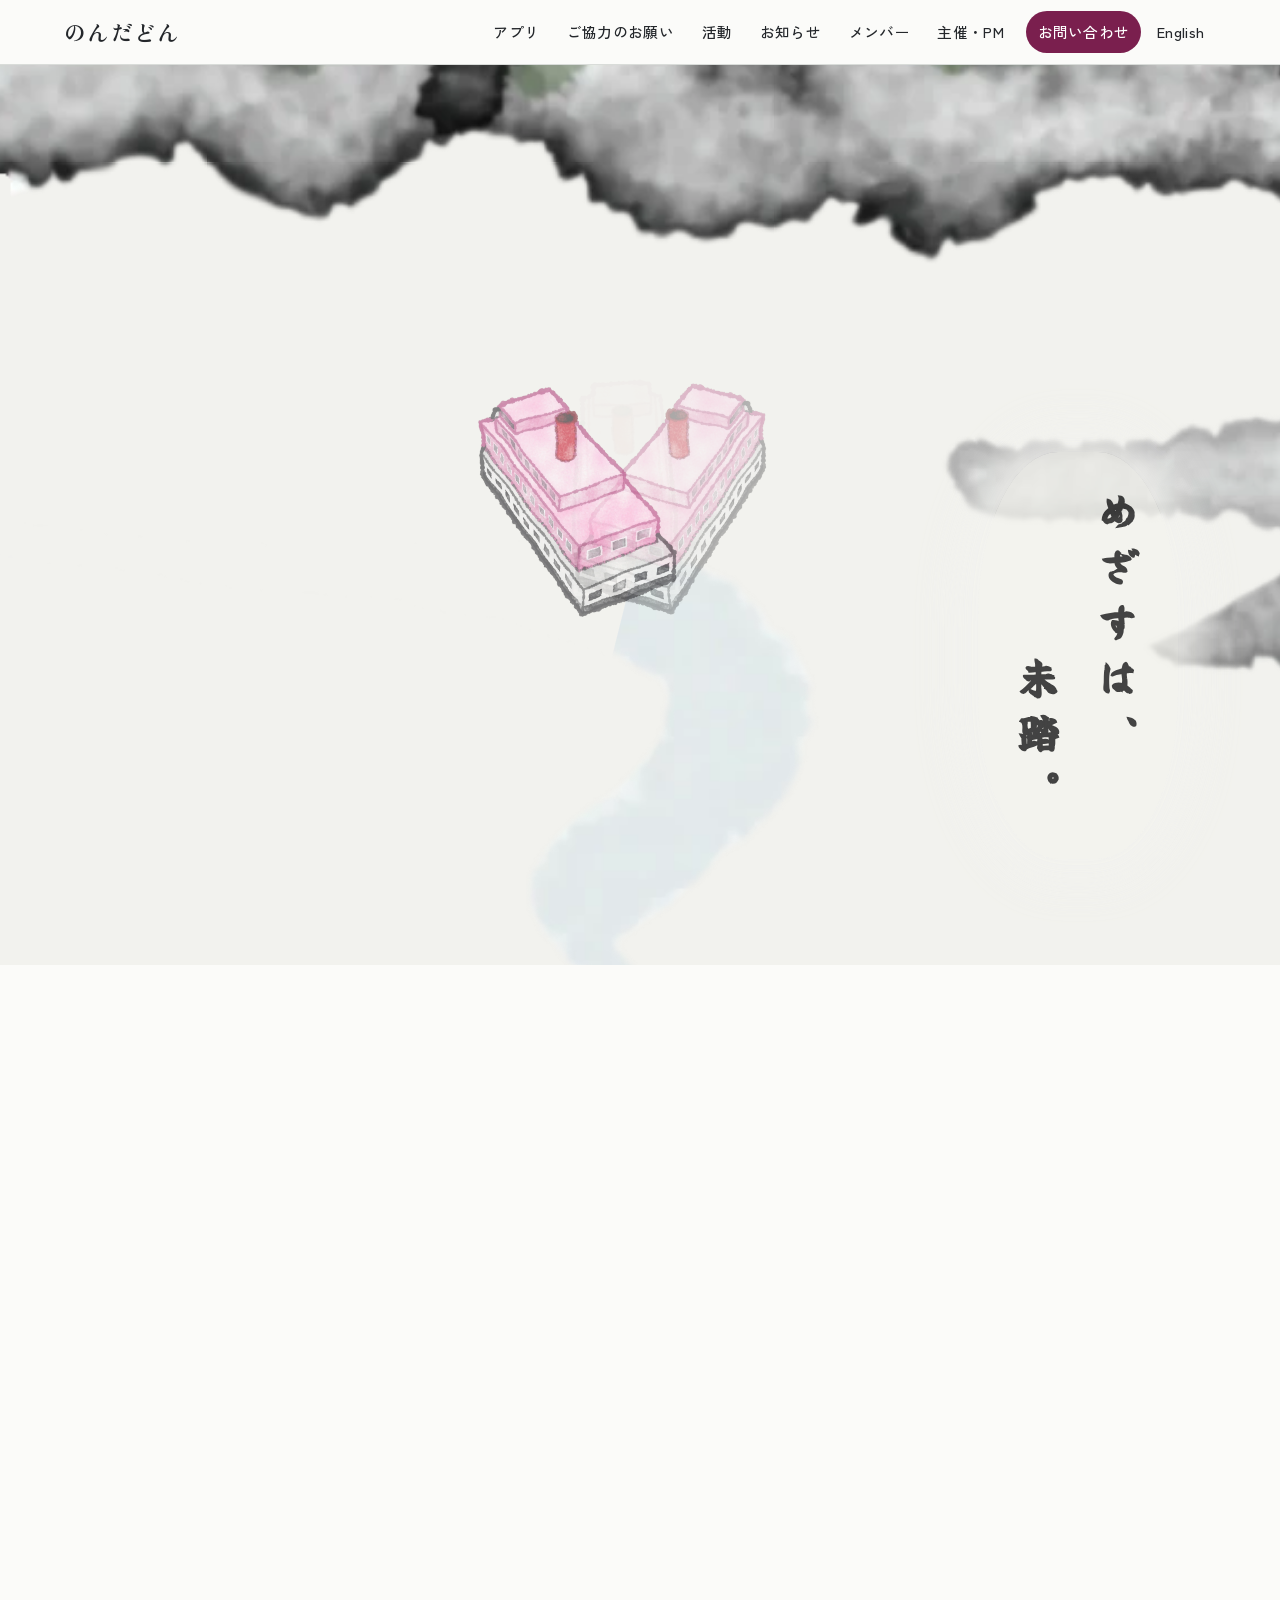
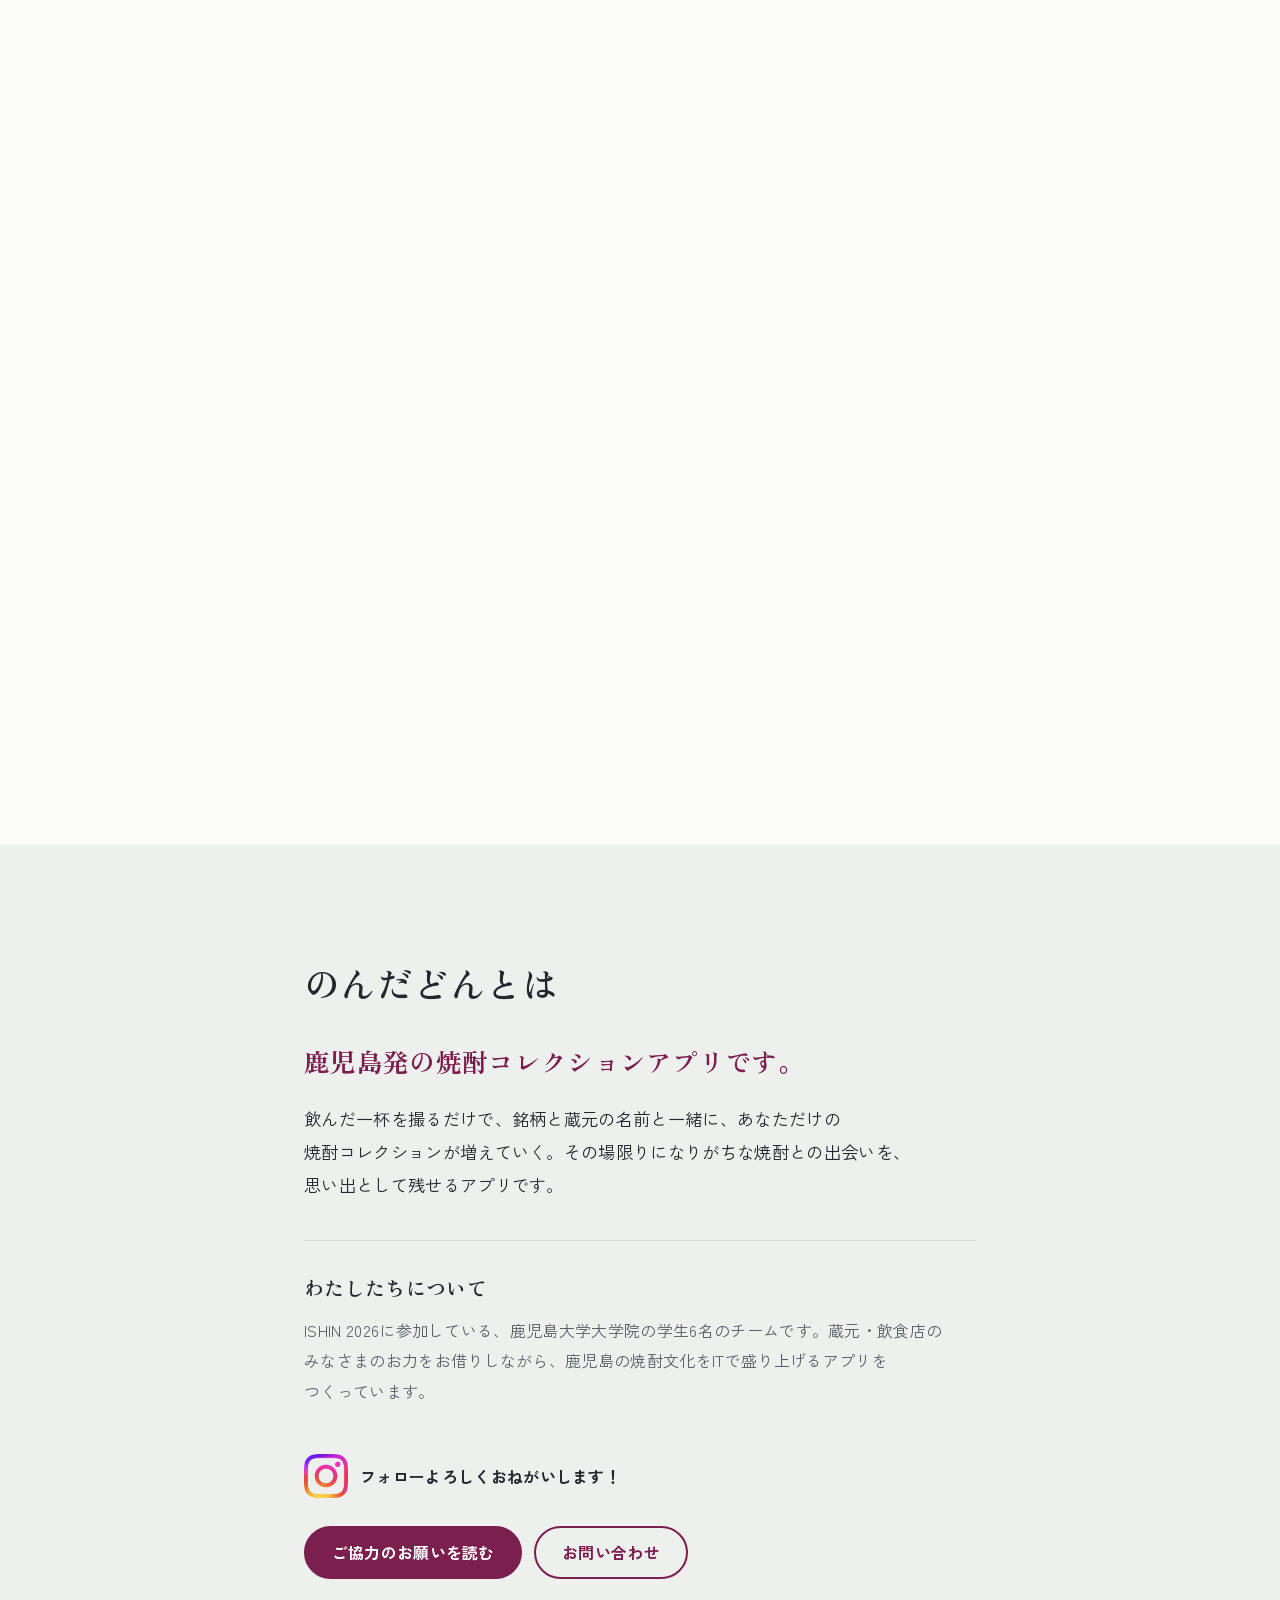
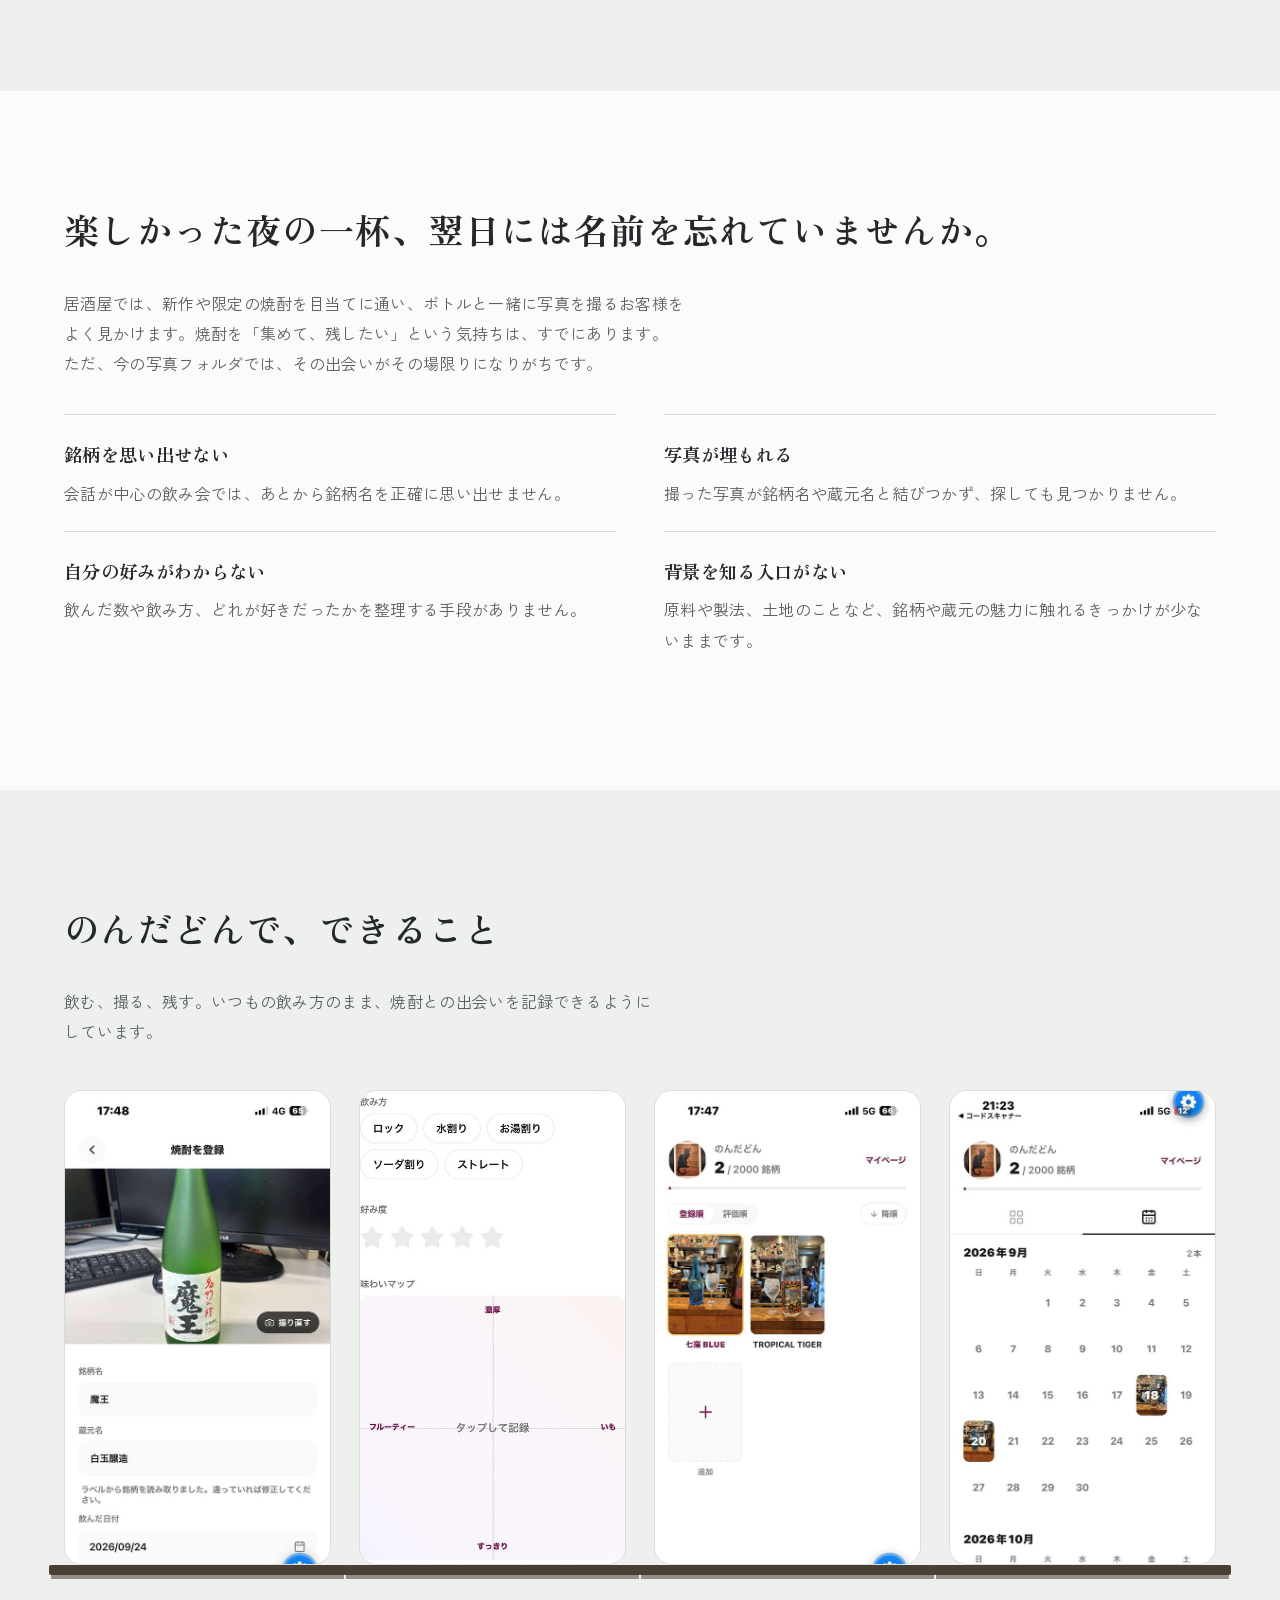
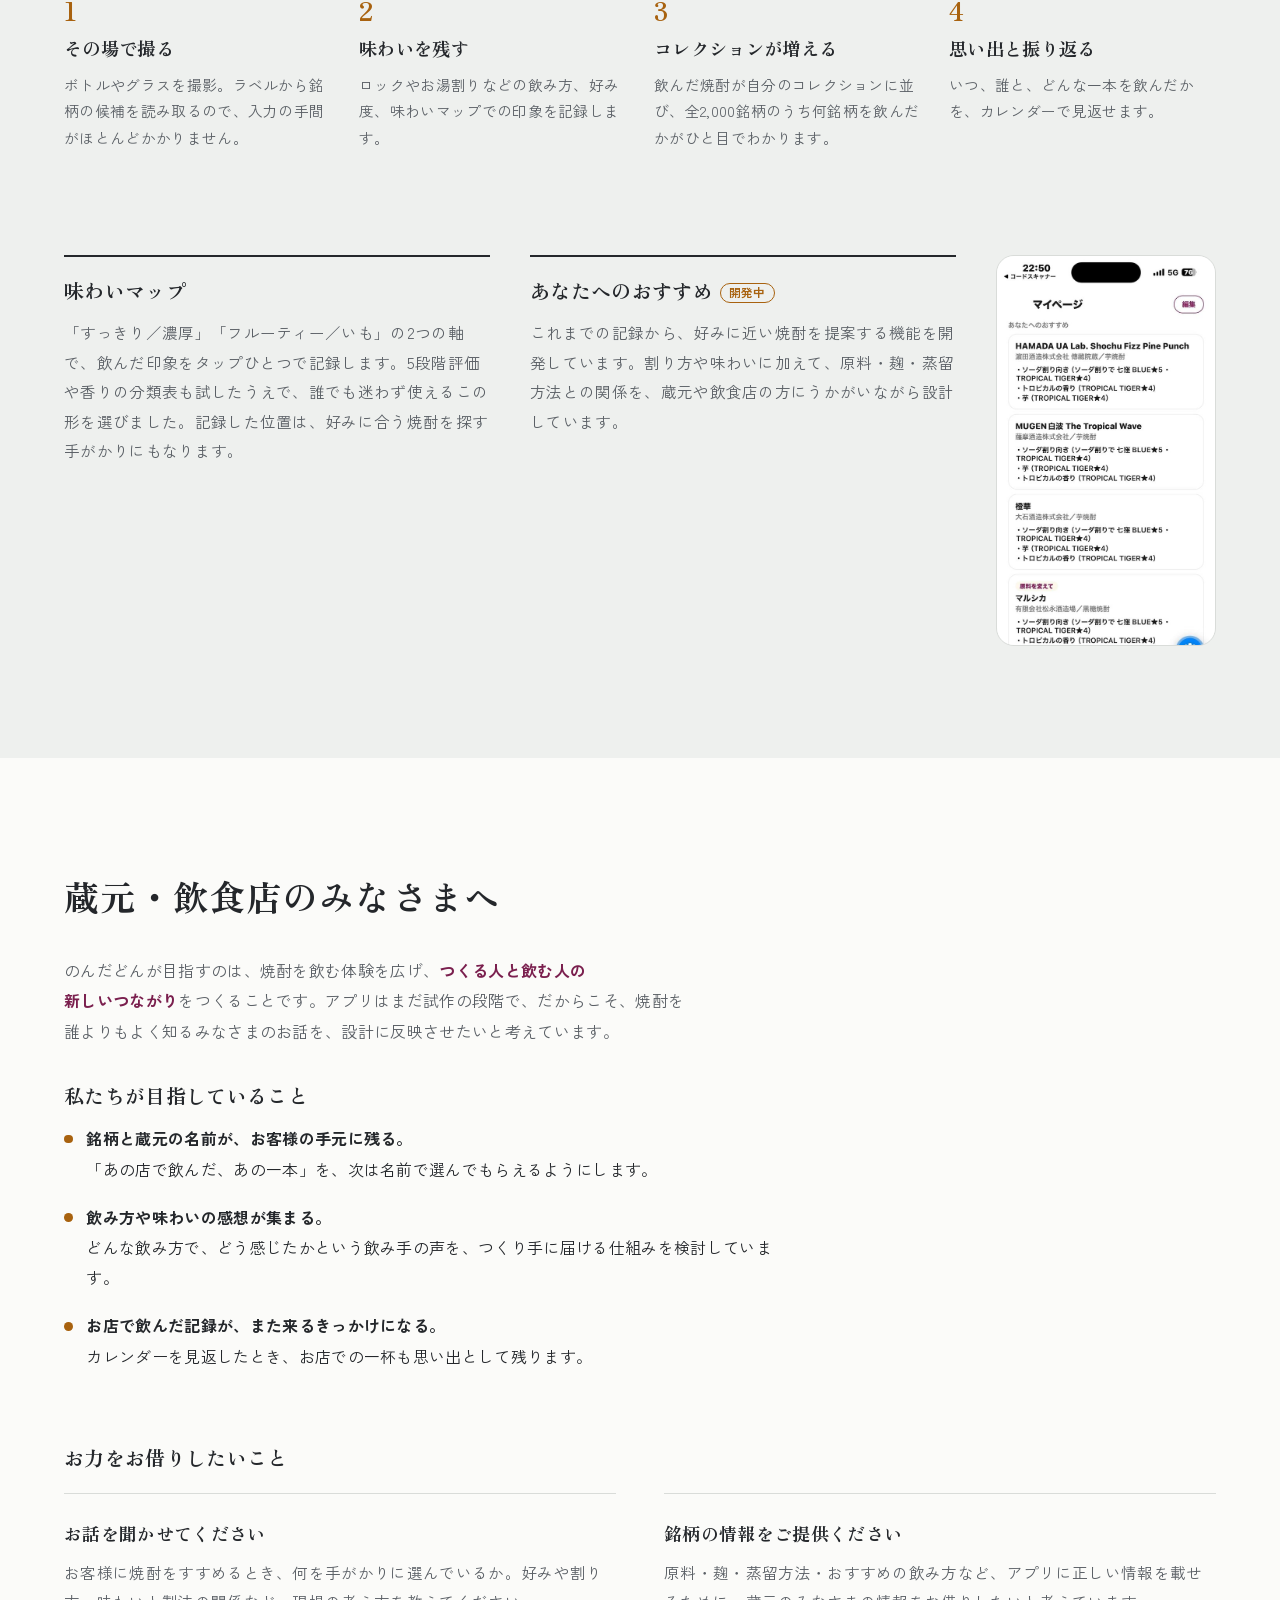
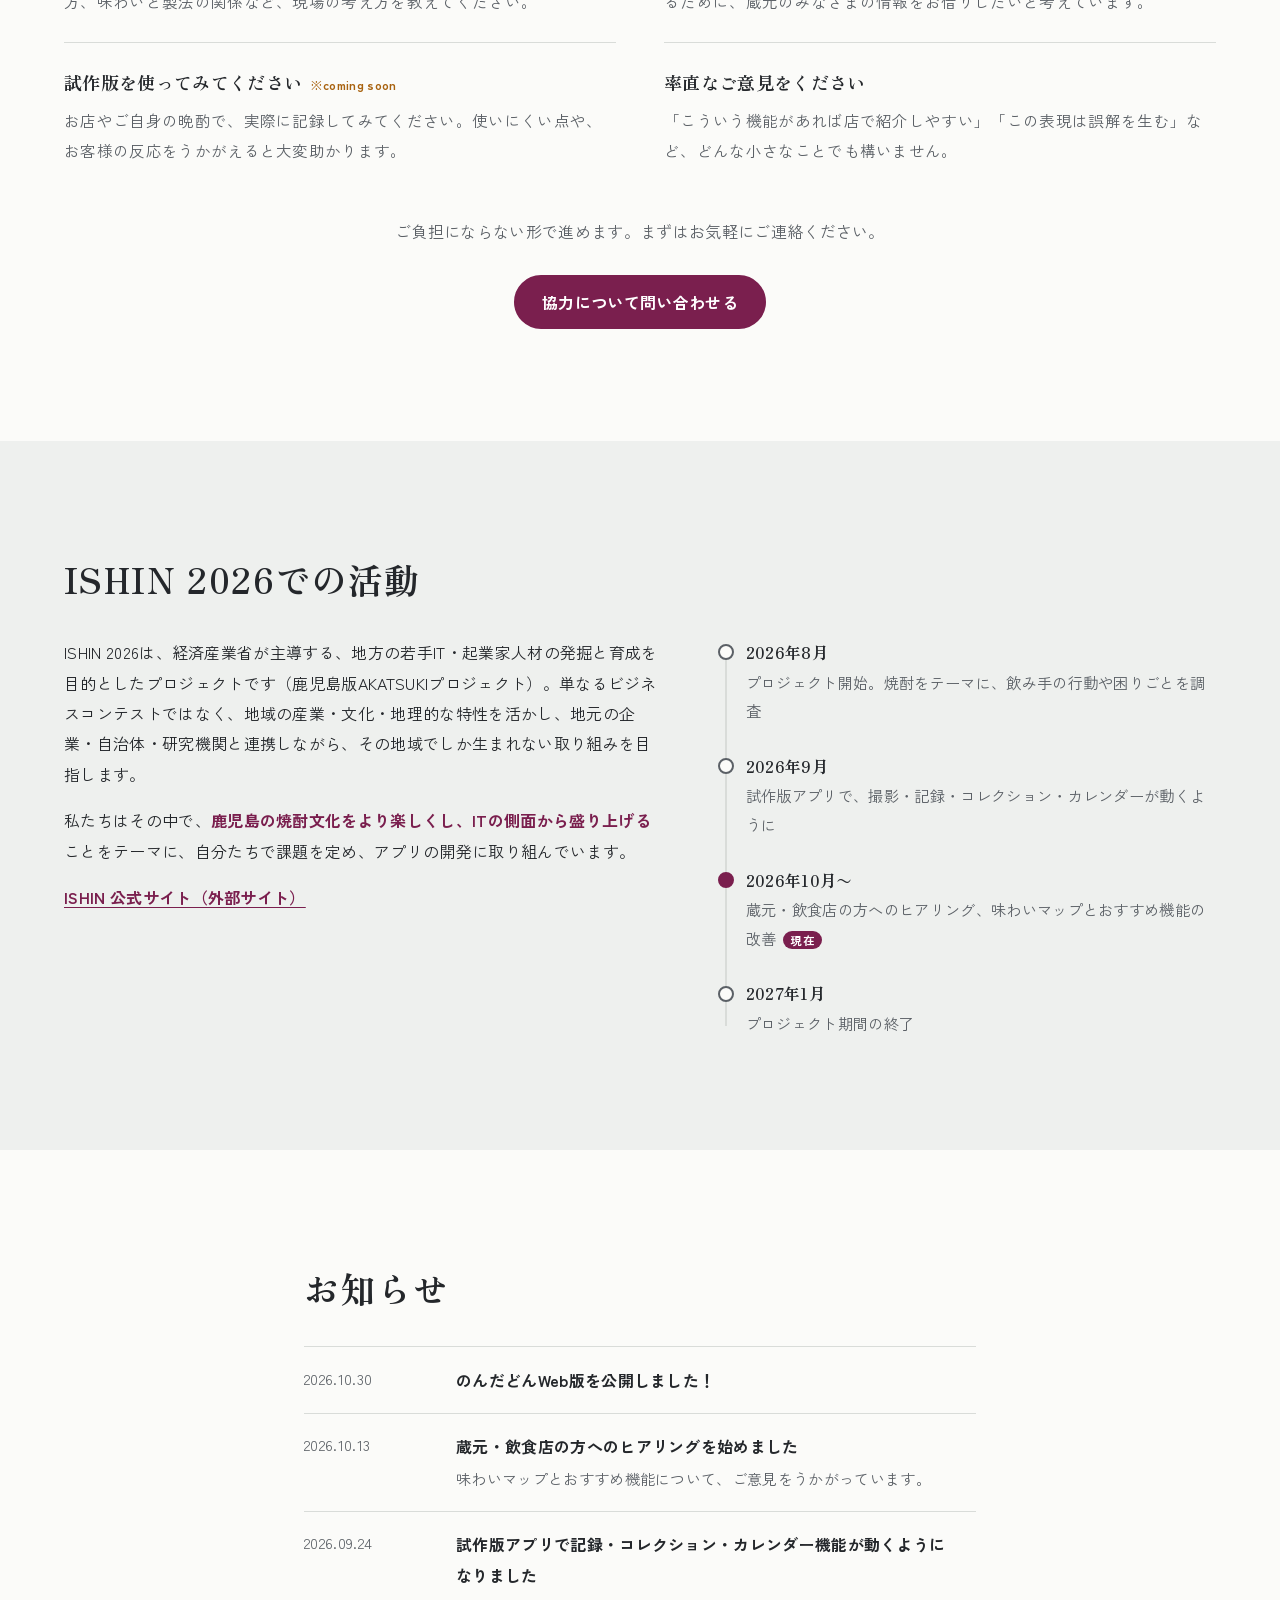
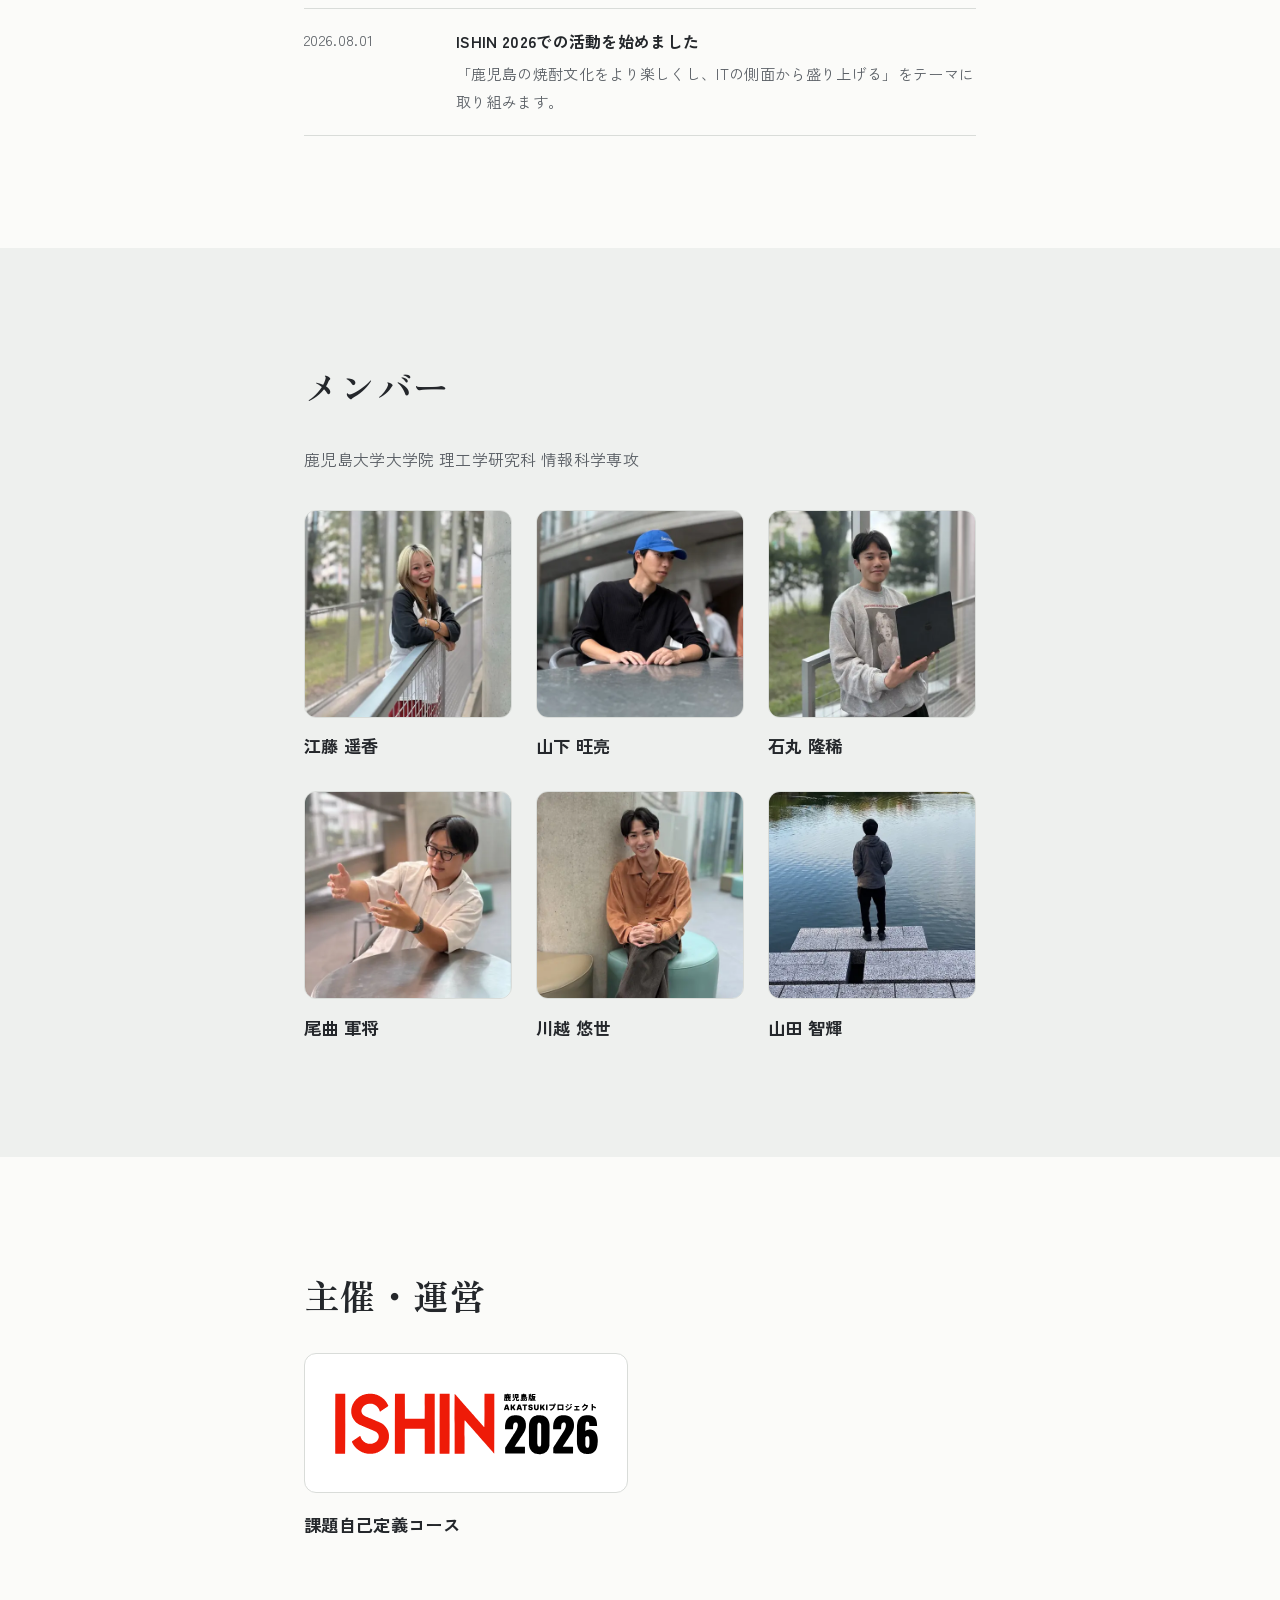
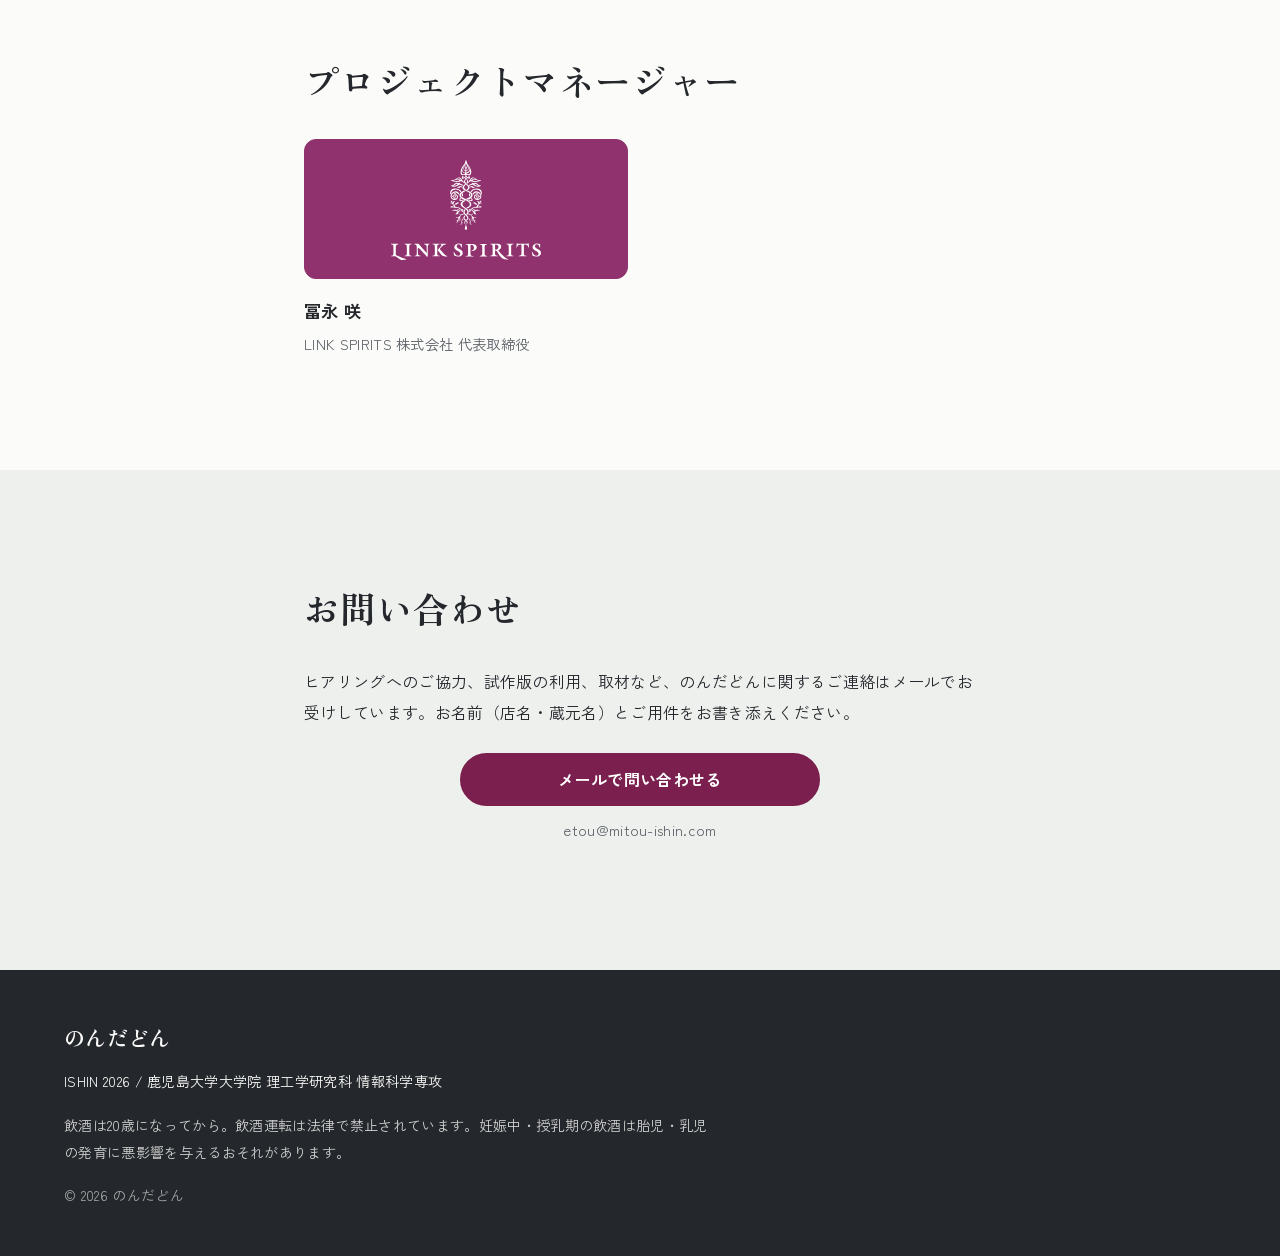
<file: index.html>
<!DOCTYPE html>
<html lang="ja">
<head>
  <meta charset="UTF-8">
  <meta name="viewport" content="width=device-width, initial-scale=1, viewport-fit=cover">
  <title>のんだどん｜鹿児島発の焼酎コレクションアプリ</title>
  <meta name="description" content="焼酎の出会いをもっと楽しくする、鹿児島発の焼酎コレクションアプリ「のんだどん」。ISHIN 2026で鹿児島大学大学院の学生チームが開発しています。蔵元・飲食店のみなさまへのご協力のお願いも掲載しています。">
  <meta property="og:title" content="のんだどん｜鹿児島発の焼酎コレクションアプリ">
  <meta property="og:description" content="焼酎の出会いを、もっと楽しく。ISHIN 2026で開発中の焼酎コレクションアプリです。">
  <meta property="og:type" content="website">
  <meta property="og:url" content="https://shigedora.github.io/nondadon-website/">
  <meta property="og:image" content="https://shigedora.github.io/nondadon-website/images/hero-glass.png">
  <link rel="alternate" hreflang="ja" href="https://shigedora.github.io/nondadon-website/">
  <link rel="alternate" hreflang="en" href="https://shigedora.github.io/nondadon-website/en/">
  <link rel="icon" href="data:image/svg+xml,<svg xmlns='http://www.w3.org/2000/svg' viewBox='0 0 100 100'><text y='.9em' font-size='90'>🥃</text></svg>">
  <link rel="preconnect" href="https://fonts.googleapis.com">
  <link rel="preconnect" href="https://fonts.gstatic.com" crossorigin>
  <link href="https://fonts.googleapis.com/css2?family=Zen+Kaku+Gothic+New:wght@400;500;700&family=Zen+Old+Mincho:wght@600;700;900&family=Shippori+Mincho:wght@500;700&family=Yuji+Syuku&display=swap" rel="stylesheet">
  <link rel="stylesheet" href="css/style.css">
  <link rel="stylesheet" href="css/ship-scene.css">
</head>
<body>

<a class="skip" href="#main">本文へ移動</a>

<header class="site-header">
  <div class="header-inner">
    <a class="brand" href="#top">のんだどん</a>
    <button class="nav-toggle" type="button" aria-expanded="false" aria-controls="site-nav" aria-label="メニューを開く"><span class="nav-toggle__bars" aria-hidden="true"></span></button>
    <nav id="site-nav" class="site-nav" aria-label="ページ内メニュー">
      <a href="#app">アプリ</a>
      <a href="#partners">ご協力のお願い</a>
      <a href="#project">活動</a>
      <a href="#news">お知らせ</a>
      <a href="#members">メンバー</a>
      <a href="#organizer">主催・PM</a>
      <a class="nav-contact" href="#contact">お問い合わせ</a>
      <a class="nav-lang" href="en/" lang="en" hreflang="en">English</a>
    </nav>
  </div>
</header>

<main id="main">

  <!-- ===== オープニング：グラスの中の桜島（js/ship-scene.js でスクロール連動） ===== -->
  <section class="ship-scene" id="top" aria-label="ピンクの船が航跡をたどって桜島へ向かい、グラス全体が見えるまでカメラが引いていくアニメーション">
    <div class="ship-scene__stage">

      <!-- グラスと山（船と航跡を抜いた絵） -->
      <img class="ship-scene__art" src="images/glass_base.webp" width="3162" height="3162"
           alt="墨絵のグラスの中に、噴煙をあげる桜島と、航跡を残して山へ向かうピンクの小さな船が描かれたイラスト">

      <!-- 航跡と船 -->
      <svg class="ship-scene__fx" preserveAspectRatio="none" viewBox="1000 1800 800 600" aria-hidden="true">
        <defs>
          <mask id="ship-scene-wake-mask" maskUnits="userSpaceOnUse" x="1000" y="1780" width="760" height="560">
            <!-- 船が進む道筋（＝航跡の中心線） -->
            <path class="ship-scene__route" fill="none" stroke="#fff" stroke-width="84"
                  stroke-linecap="butt" stroke-linejoin="round"
                  d="M1661 2262 L1650 2251 L1642 2243 L1633 2234 L1626 2224 L1620 2213 L1616 2202 L1611 2191 L1604 2180 L1596 2172 L1585 2166 L1573 2162 L1561 2160 L1549 2158 L1537 2157 L1525 2156 L1513 2155 L1500 2155 L1488 2154 L1476 2152 L1465 2147 L1455 2141 L1447 2132 L1442 2120 L1441 2108 L1448 2098 L1458 2090 L1467 2083 L1476 2075 L1485 2066 L1493 2057 L1499 2046 L1503 2035 L1503 2022 L1500 2011 L1496 1999 L1489 1989 L1479 1982 L1468 1977 L1456 1974 L1444 1972 L1432 1969 L1420 1966 L1408 1965 L1396 1964 L1384 1963 L1372 1962 L1359 1962 L1347 1962 L1335 1961 L1323 1961 L1311 1961 L1298 1960 L1286 1959 L1274 1958 L1262 1956 L1250 1955 L1238 1953 L1225 1952 L1213 1951 L1201 1949 L1189 1948 L1177 1946 L1165 1945 L1153 1943 L1141 1941 L1129 1937 L1118 1933 L1107 1926 L1099 1918 L1095 1906 L1096 1894 L1101 1883 L1109 1874 L1119 1867 L1132 1860"/>
          </mask>
        </defs>
        <image href="images/wake.webp" x="1080" y="1848" width="600" height="432" mask="url(#ship-scene-wake-mask)"/>
        <g class="ship-scene__ship">
          <g data-view="right"><image href="images/ship_rear-right.webp" x="-21.60" y="-87.30" width="80.28" height="94.26"/></g>
          <g data-view="left" transform="scale(-1 1)"><image href="images/ship_rear-right.webp" x="-21.60" y="-87.30" width="80.28" height="94.26"/></g>
          <g data-view="back"><image href="images/ship_rear.webp" x="-24.68" y="-90.02" width="49.37" height="93.90"/></g>
        </g>
      </svg>

      <!-- ことば（不要なら <p> ごと消してOK） -->
      <p class="ship-scene__line ship-scene__line--1">デジタルで、<br>　　焼酎を広げる。</p>
      <p class="ship-scene__line ship-scene__line--2">めざすは、<br>　　　未踏。</p>
      <p class="ship-scene__line ship-scene__line--3">焼酎の出会いを、<br>　　　もっと楽しく。</p>
      <!-- 最後にグラス全体が映ったとき、グラスの左（スマホは上）に出す名前 -->
      <p class="ship-scene__brand"><span>のんだどん</span></p>

      <div class="ship-scene__hint"><span>スクロール</span><i></i></div>
    </div>
  </section>

  <!-- ===== のんだどんとは（トップ＋わたしたちについて） ===== -->
  <section class="intro" id="about">
    <div class="wrap narrow">
      <h1 class="h-sec">のんだどんとは</h1>
      <p class="intro-catch">鹿児島発の焼酎コレクションアプリです。</p>
      <p class="intro-lead">飲んだ一杯を撮るだけで、銘柄と蔵元の名前と一緒に、あなただけの焼酎コレクションが増えていく。その場限りになりがちな焼酎との出会いを、思い出として残せるアプリです。</p>

      <div class="intro-us">
        <h2 class="h-sub">わたしたちについて</h2>
        <p>ISHIN 2026に参加している、鹿児島大学大学院の学生6名のチームです。蔵元・飲食店のみなさまのお力をお借りしながら、鹿児島の焼酎文化をITで盛り上げるアプリをつくっています。</p>
      </div>

      <a class="insta" href="https://www.instagram.com/nondadon__official?vrfl=MWdzbnF6OHYyeHBmag==" target="_blank" rel="noopener">
        <img src="images/instagram-icon.png" width="44" height="44" alt="Instagram">
        <span>フォローよろしくおねがいします！</span>
      </a>

      <div class="intro-actions">
        <a class="btn btn-primary" href="#partners">ご協力のお願いを読む</a>
        <a class="btn btn-ghost" href="#contact">お問い合わせ</a>
      </div>
    </div>
  </section>

  <!-- ===== なぜつくるのか ===== -->
  <section class="why" id="why">
    <div class="wrap">
      <h2 class="h-sec">楽しかった夜の一杯、<br class="sp">翌日には名前を忘れていませんか。</h2>
      <p class="sec-lead">居酒屋では、新作や限定の焼酎を目当てに通い、ボトルと一緒に写真を撮るお客様をよく見かけます。焼酎を「集めて、残したい」という気持ちは、すでにあります。ただ、今の写真フォルダでは、その出会いがその場限りになりがちです。</p>
      <dl class="pain-list">
        <div><dt>銘柄を思い出せない</dt><dd>会話が中心の飲み会では、あとから銘柄名を正確に思い出せません。</dd></div>
        <div><dt>写真が埋もれる</dt><dd>撮った写真が銘柄名や蔵元名と結びつかず、探しても見つかりません。</dd></div>
        <div><dt>自分の好みがわからない</dt><dd>飲んだ数や飲み方、どれが好きだったかを整理する手段がありません。</dd></div>
        <div><dt>背景を知る入口がない</dt><dd>原料や製法、土地のことなど、銘柄や蔵元の魅力に触れるきっかけが少ないままです。</dd></div>
      </dl>
    </div>
  </section>

  <!-- ===== アプリでできること ===== -->
  <section class="app" id="app">
    <div class="wrap">
      <h2 class="h-sec">のんだどんで、できること</h2>
      <p class="sec-lead">飲む、撮る、残す。いつもの飲み方のまま、焼酎との出会いを記録できるようにしています。</p>
      <p class="scroll-hint" aria-hidden="true">横にスクロールして4つの手順を見られます</p>
    </div>

    <div class="shelf-scroll" tabindex="0" aria-label="アプリの使い方（横にスクロールできます）">
      <ol class="shelf">
        <li class="shelf-item">
          <figure>
            <img src="images/shot-register.jpg" width="560" height="1214" loading="lazy" alt="焼酎を登録する画面。ボトルの写真と銘柄名・蔵元名の入力欄">
            <figcaption>
              <span class="step-no">1</span>
              <strong>その場で撮る</strong>
              <span>ボトルやグラスを撮影。ラベルから銘柄の候補を読み取るので、入力の手間がほとんどかかりません。</span>
            </figcaption>
          </figure>
        </li>
        <li class="shelf-item">
          <figure>
            <img src="images/shot-tastemap.jpg" width="560" height="900" loading="lazy" alt="飲み方、好み度、味わいマップを入力する画面">
            <figcaption>
              <span class="step-no">2</span>
              <strong>味わいを残す</strong>
              <span>ロックやお湯割りなどの飲み方、好み度、味わいマップでの印象を記録します。</span>
            </figcaption>
          </figure>
        </li>
        <li class="shelf-item">
          <figure>
            <img src="images/shot-collection.jpg" width="560" height="1214" loading="lazy" alt="飲んだ焼酎の写真が並ぶコレクション画面">
            <figcaption>
              <span class="step-no">3</span>
              <strong>コレクションが増える</strong>
              <span>飲んだ焼酎が自分のコレクションに並び、全2,000銘柄のうち何銘柄を飲んだかがひと目でわかります。</span>
            </figcaption>
          </figure>
        </li>
        <li class="shelf-item">
          <figure>
            <img src="images/shot-calendar.jpg" width="560" height="1214" loading="lazy" alt="飲んだ日に写真が表示されるカレンダー画面">
            <figcaption>
              <span class="step-no">4</span>
              <strong>思い出と振り返る</strong>
              <span>いつ、誰と、どんな一本を飲んだかを、カレンダーで見返せます。</span>
            </figcaption>
          </figure>
        </li>
      </ol>
    </div>

    <div class="wrap feature-pair">
      <div class="feature">
        <h3 class="h-sub">味わいマップ</h3>
        <p>「すっきり／濃厚」「フルーティー／いも」の2つの軸で、飲んだ印象をタップひとつで記録します。5段階評価や香りの分類表も試したうえで、誰でも迷わず使えるこの形を選びました。記録した位置は、好みに合う焼酎を探す手がかりにもなります。</p>
      </div>
      <div class="feature">
        <h3 class="h-sub">あなたへのおすすめ<span class="tag">開発中</span></h3>
        <p>これまでの記録から、好みに近い焼酎を提案する機能を開発しています。割り方や味わいに加えて、原料・麹・蒸留方法との関係を、蔵元や飲食店の方にうかがいながら設計しています。</p>
      </div>
      <figure class="feature-shot">
        <img src="images/shot-recommend.jpg" width="560" height="1214" loading="lazy" alt="おすすめの焼酎が一覧で表示されるマイページ画面（開発中）">
      </figure>
    </div>
  </section>

  <!-- ===== 蔵元・飲食店のみなさまへ ===== -->
  <section class="partners" id="partners">
    <div class="wrap">
      <h2 class="h-sec">蔵元・飲食店のみなさまへ</h2>
      <p class="sec-lead">のんだどんが目指すのは、焼酎を飲む体験を広げ、<strong>つくる人と飲む人の新しいつながり</strong>をつくることです。アプリはまだ試作の段階で、だからこそ、焼酎を誰よりもよく知るみなさまのお話を、設計に反映させたいと考えています。</p>

      <div class="aim">
        <h3 class="h-sub">私たちが目指していること</h3>
        <ul class="aim-list">
          <li><strong>銘柄と蔵元の名前が、お客様の手元に残る。</strong>「あの店で飲んだ、あの一本」を、次は名前で選んでもらえるようにします。</li>
          <li><strong>飲み方や味わいの感想が集まる。</strong>どんな飲み方で、どう感じたかという飲み手の声を、つくり手に届ける仕組みを検討しています。</li>
          <li><strong>お店で飲んだ記録が、また来るきっかけになる。</strong>カレンダーを見返したとき、お店での一杯も思い出として残ります。</li>
        </ul>
      </div>

      <h3 class="h-sub ask-title">お力をお借りしたいこと</h3>
      <div class="ask-grid">
        <section class="ask">
          <h4>お話を聞かせてください</h4>
          <p>お客様に焼酎をすすめるとき、何を手がかりに選んでいるか。好みや割り方、味わいと製法の関係など、現場の考え方を教えてください。</p>
        </section>
        <section class="ask">
          <h4>銘柄の情報をご提供ください</h4>
          <p>原料・麹・蒸留方法・おすすめの飲み方など、アプリに正しい情報を載せるために、蔵元のみなさまの情報をお借りしたいと考えています。</p>
        </section>
        <section class="ask">
          <h4>試作版を使ってみてください<span class="soon">※coming soon</span></h4>
          <p>お店やご自身の晩酌で、実際に記録してみてください。使いにくい点や、お客様の反応をうかがえると大変助かります。</p>
        </section>
        <section class="ask">
          <h4>率直なご意見をください</h4>
          <p>「こういう機能があれば店で紹介しやすい」「この表現は誤解を生む」など、どんな小さなことでも構いません。</p>
        </section>
      </div>
      <p class="ask-note">ご負担にならない形で進めます。まずはお気軽にご連絡ください。</p>
      <div class="center"><a class="btn btn-primary" href="#contact">協力について問い合わせる</a></div>
    </div>
  </section>

  <!-- ===== 活動 ===== -->
  <section class="project" id="project">
    <div class="wrap">
      <h2 class="h-sec">ISHIN 2026での活動</h2>
      <div class="project-body">
        <div class="project-text">
          <p>ISHIN 2026は、経済産業省が主導する、地方の若手IT・起業家人材の発掘と育成を目的としたプロジェクトです（鹿児島版AKATSUKIプロジェクト）。単なるビジネスコンテストではなく、地域の産業・文化・地理的な特性を活かし、地元の企業・自治体・研究機関と連携しながら、その地域でしか生まれない取り組みを目指します。</p>
          <p>私たちはその中で、<strong>鹿児島の焼酎文化をより楽しくし、ITの側面から盛り上げる</strong>ことをテーマに、自分たちで課題を定め、アプリの開発に取り組んでいます。</p>
          <p class="ext-link"><a href="https://mitou-ishin.com/" target="_blank" rel="noopener">ISHIN 公式サイト（外部サイト）</a></p>
        </div>
        <ol class="timeline">
          <li><span class="tl-date">2026年8月</span><span class="tl-text">プロジェクト開始。焼酎をテーマに、飲み手の行動や困りごとを調査</span></li>
          <li><span class="tl-date">2026年9月</span><span class="tl-text">試作版アプリで、撮影・記録・コレクション・カレンダーが動くように</span></li>
          <li class="is-now"><span class="tl-date">2026年10月〜</span><span class="tl-text">蔵元・飲食店の方へのヒアリング、味わいマップとおすすめ機能の改善<em>現在</em></span></li>
          <li><span class="tl-date">2027年1月</span><span class="tl-text">プロジェクト期間の終了</span></li>
        </ol>
      </div>
    </div>
  </section>

  <!-- ===== お知らせ（js/news.js で更新） ===== -->
  <section class="news" id="news">
    <div class="wrap narrow">
      <h2 class="h-sec">お知らせ</h2>
      <ul class="news-list" id="news-list">
        <li class="news-empty">お知らせを読み込んでいます。</li>
      </ul>
    </div>
  </section>

  <!-- ===== メンバー ===== -->
  <section class="members" id="members">
    <div class="wrap narrow">
      <h2 class="h-sec">メンバー</h2>
      <p class="sec-lead">鹿児島大学大学院 理工学研究科 情報科学専攻</p>
      <!-- 写真は <div class="m-photo"><img src="images/members/〇〇.webp" width="480" height="480" loading="lazy" alt=""></div> に差し替えてください。
           役割を書く場合は <span class="m-role">デザイン</span> のように名前の下に追加してください -->
      <ul class="member-list">
        <li><div class="m-photo"><img src="images/members/etou.webp" width="480" height="480" loading="lazy" alt=""></div><span class="m-name">江藤 遥香</span></li>
        <li><div class="m-photo"><img src="images/members/yamashita.webp" width="480" height="480" loading="lazy" alt=""></div><span class="m-name">山下 旺亮</span></li>
        <li><div class="m-photo"><img src="images/members/ishimaru.webp" width="480" height="480" loading="lazy" alt=""></div><span class="m-name">石丸 隆稀</span></li>
        <li><div class="m-photo"><img src="images/members/omagari.webp" width="480" height="480" loading="lazy" alt=""></div><span class="m-name">尾曲 軍将</span></li>
        <li><div class="m-photo"><img src="images/members/kawagoe.webp" width="480" height="480" loading="lazy" alt=""></div><span class="m-name">川越 悠世</span></li>
        <li><div class="m-photo"><img src="images/members/yamada.webp" width="480" height="480" loading="lazy" alt=""></div><span class="m-name">山田 智輝</span></li>
      </ul>
    </div>
  </section>

  <!-- ===== 主催 ===== -->
  <section class="credits" id="organizer">
    <div class="wrap narrow">
      <h2 class="h-sec">主催・運営</h2>
      <!-- 追加するときは <li class="credit">…</li> を1つ複製してください。
           白いロゴは <div class="credit-logo is-dark"> にすると暗い台の上に表示されます -->
      <ul class="credit-list">
        <li class="credit">
          <div class="credit-logo"><img src="images/ishin2026_logo.svg" width="1534" height="372" loading="lazy" alt="ISHIN 2026 鹿児島版AKATSUKIプロジェクト"></div>
          <p class="credit-name">課題自己定義コース</p>
        </li>
      </ul>
    </div>
  </section>

  <!-- ===== PM ===== -->
  <section class="credits pm" id="pm">
    <div class="wrap narrow">
      <h2 class="h-sec">プロジェクトマネージャー</h2>
      <ul class="credit-list">
        <li class="credit">
          <div class="credit-logo is-dark"><img src="images/link-spirits_logo.svg" width="220" height="146" loading="lazy" alt="LINK SPIRITS"></div>
          <p class="credit-name">冨永 咲</p>
          <p class="credit-role">LINK SPIRITS 株式会社 代表取締役</p>
        </li>
      </ul>
    </div>
  </section>

  <!-- ===== お問い合わせ ===== -->
  <section class="contact" id="contact">
    <div class="wrap narrow">
      <h2 class="h-sec">お問い合わせ</h2>
      <p>ヒアリングへのご協力、試作版の利用、取材など、のんだどんに関するご連絡はメールでお受けしています。お名前（店名・蔵元名）とご用件をお書き添えください。</p>
      <!-- ▼ 実際のメールアドレスに書き換えてください（2か所） -->
      <a class="btn btn-primary btn-wide" href="mailto:etou@mitou-ishin.com?subject=%E3%81%AE%E3%82%93%E3%81%A0%E3%81%A9%E3%82%93%E3%81%B8%E3%81%AE%E3%81%8A%E5%95%8F%E3%81%84%E5%90%88%E3%82%8F%E3%81%9B">メールで問い合わせる</a>
      <p class="mail-plain">etou@mitou-ishin.com</p>
    </div>
  </section>

</main>

<footer class="site-footer">
  <div class="wrap">
    <p class="f-brand">のんだどん</p>
    <p>ISHIN 2026 / 鹿児島大学大学院 理工学研究科 情報科学専攻</p>
    <p class="f-note">飲酒は20歳になってから。飲酒運転は法律で禁止されています。妊娠中・授乳期の飲酒は胎児・乳児の発育に悪影響を与えるおそれがあります。</p>
    <p class="f-copy">&copy; <span id="year">2026</span> のんだどん</p>
  </div>
</footer>

<script src="js/news.js"></script>
<script src="js/main.js"></script>
<script src="js/ship-scene.js"></script>
</body>
</html>
</file>
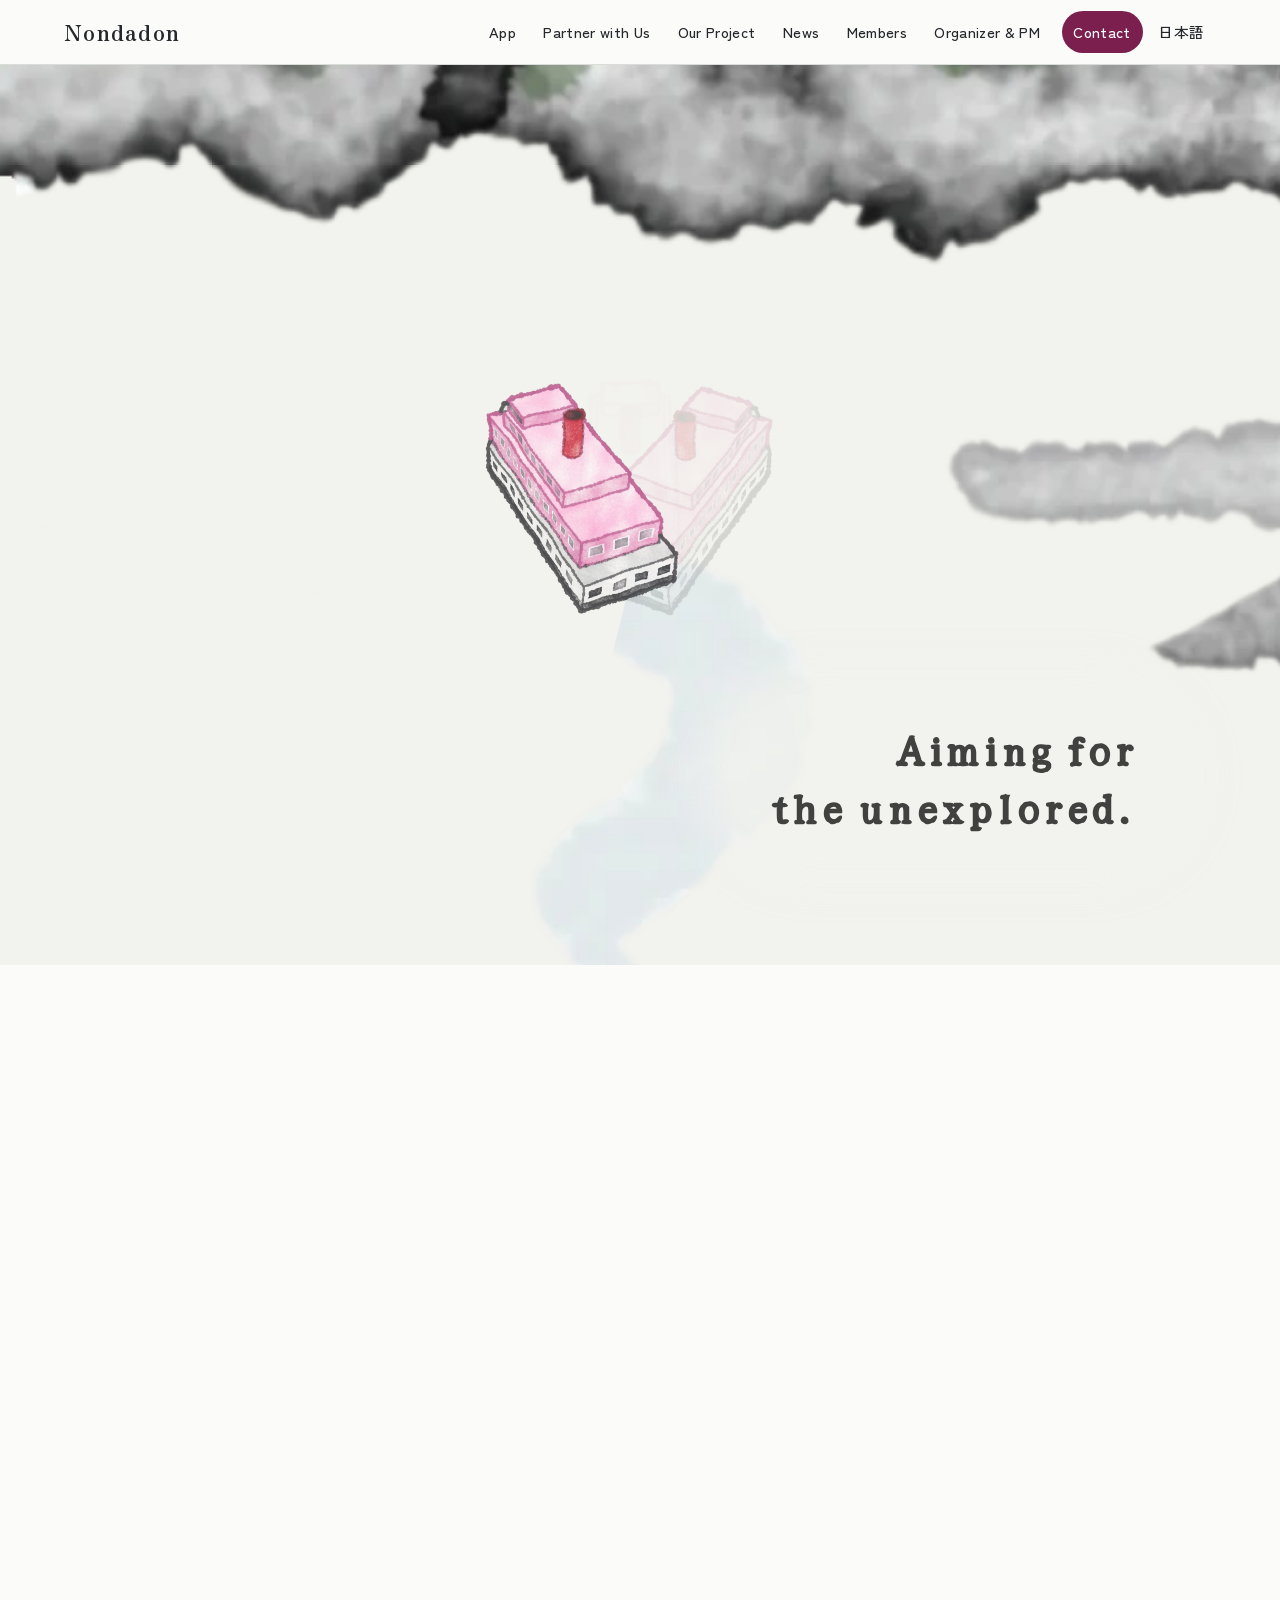
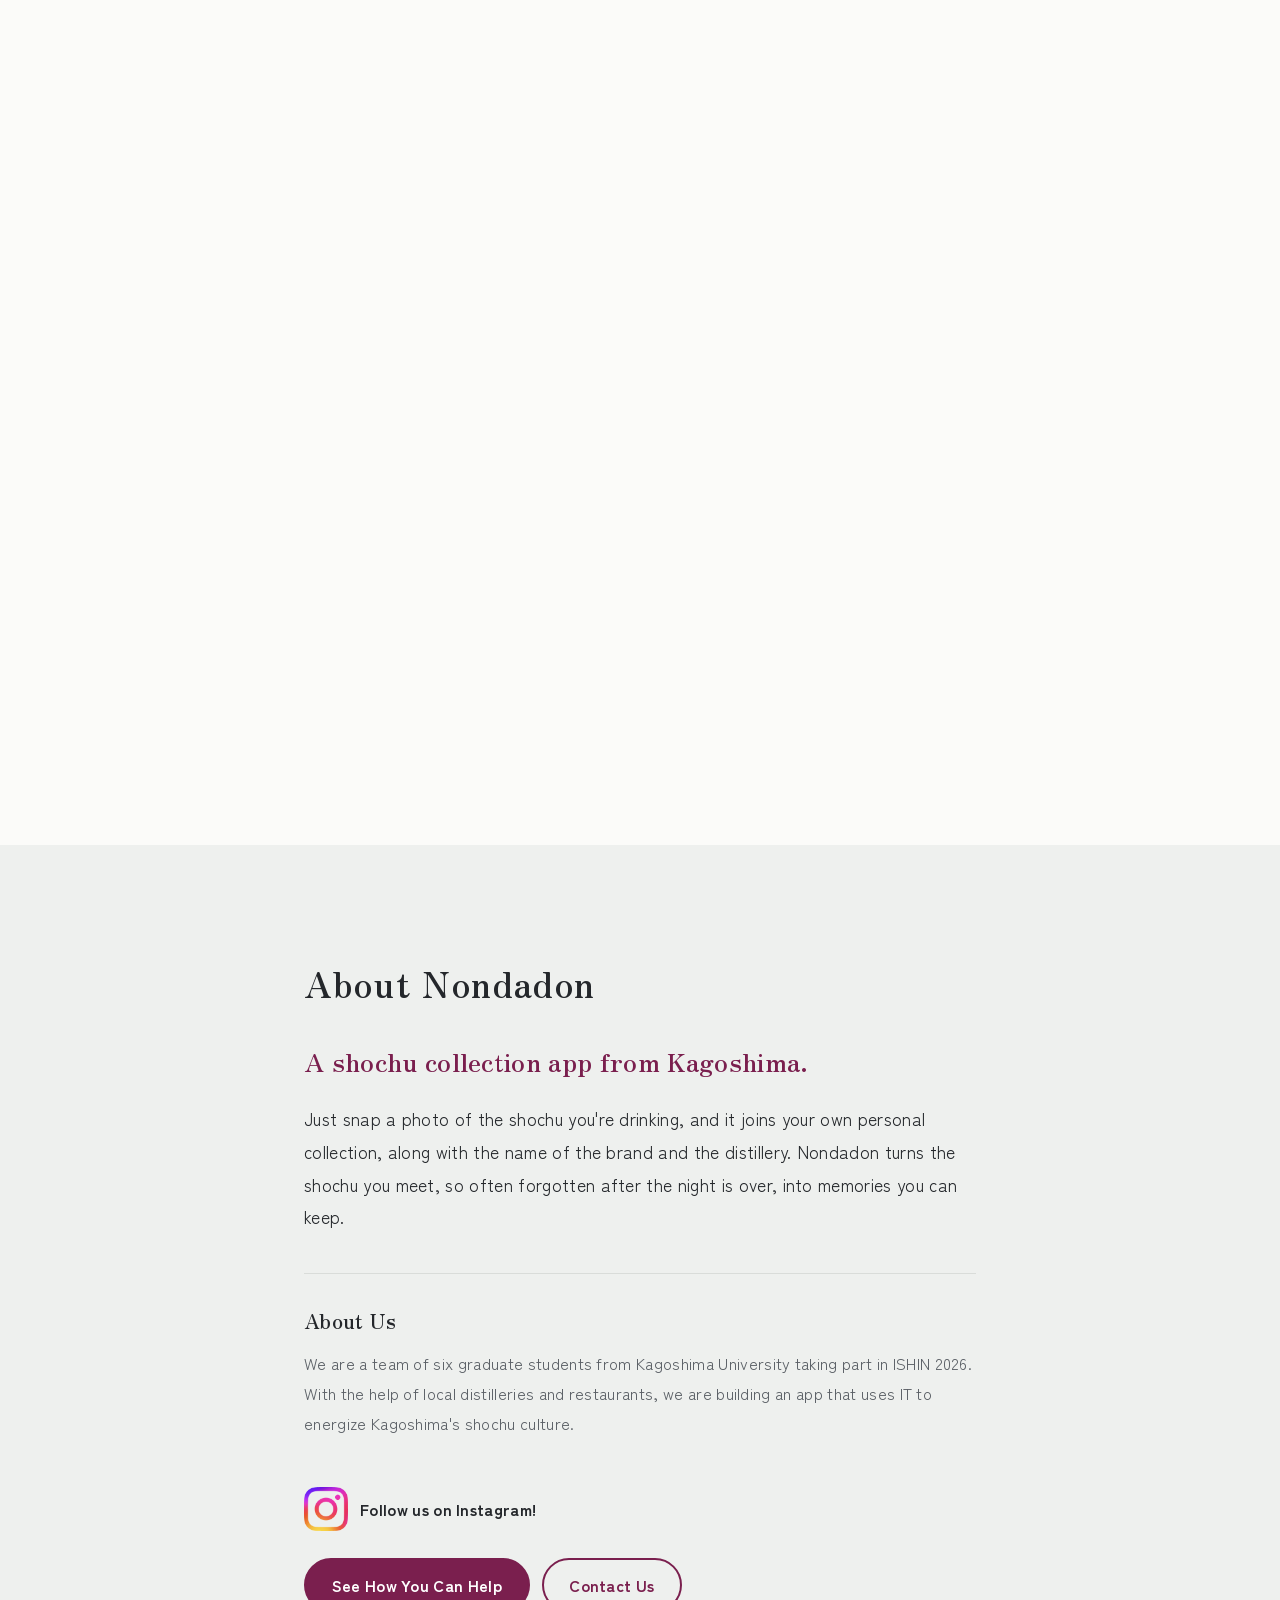
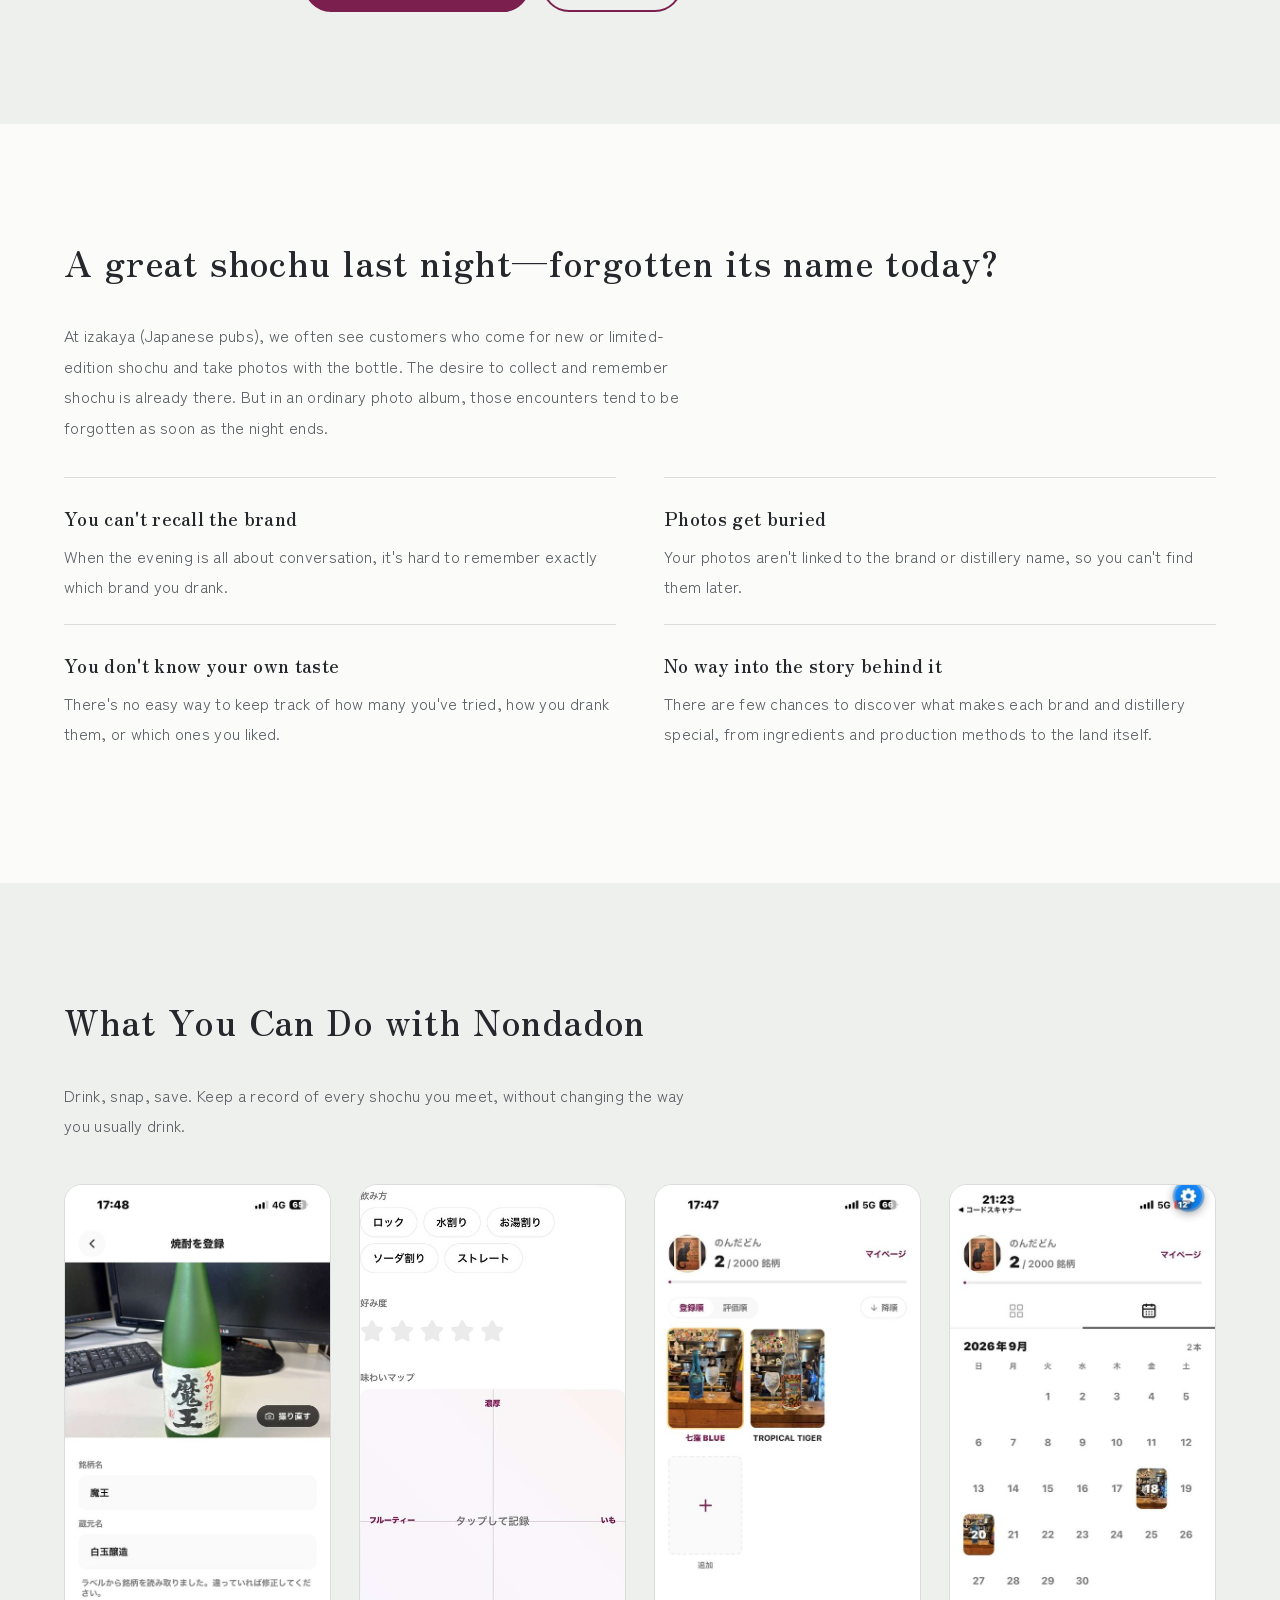
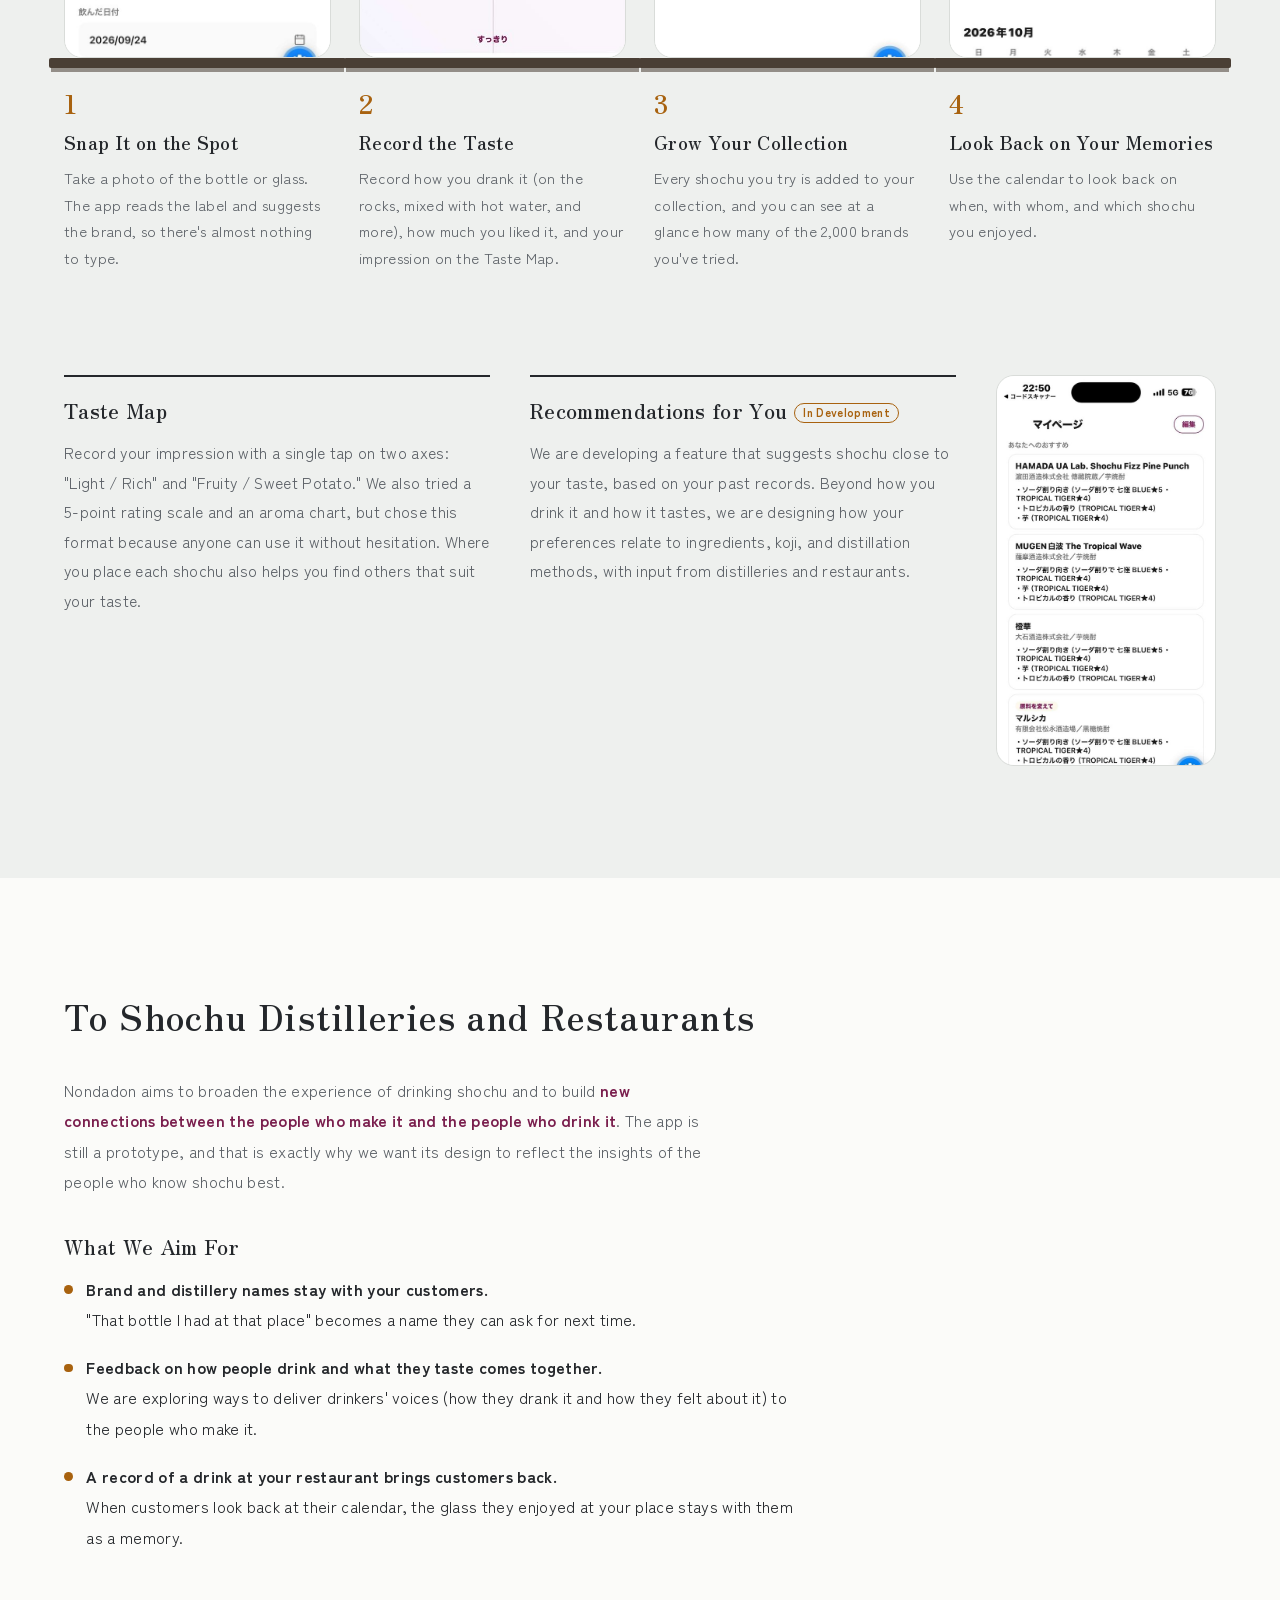
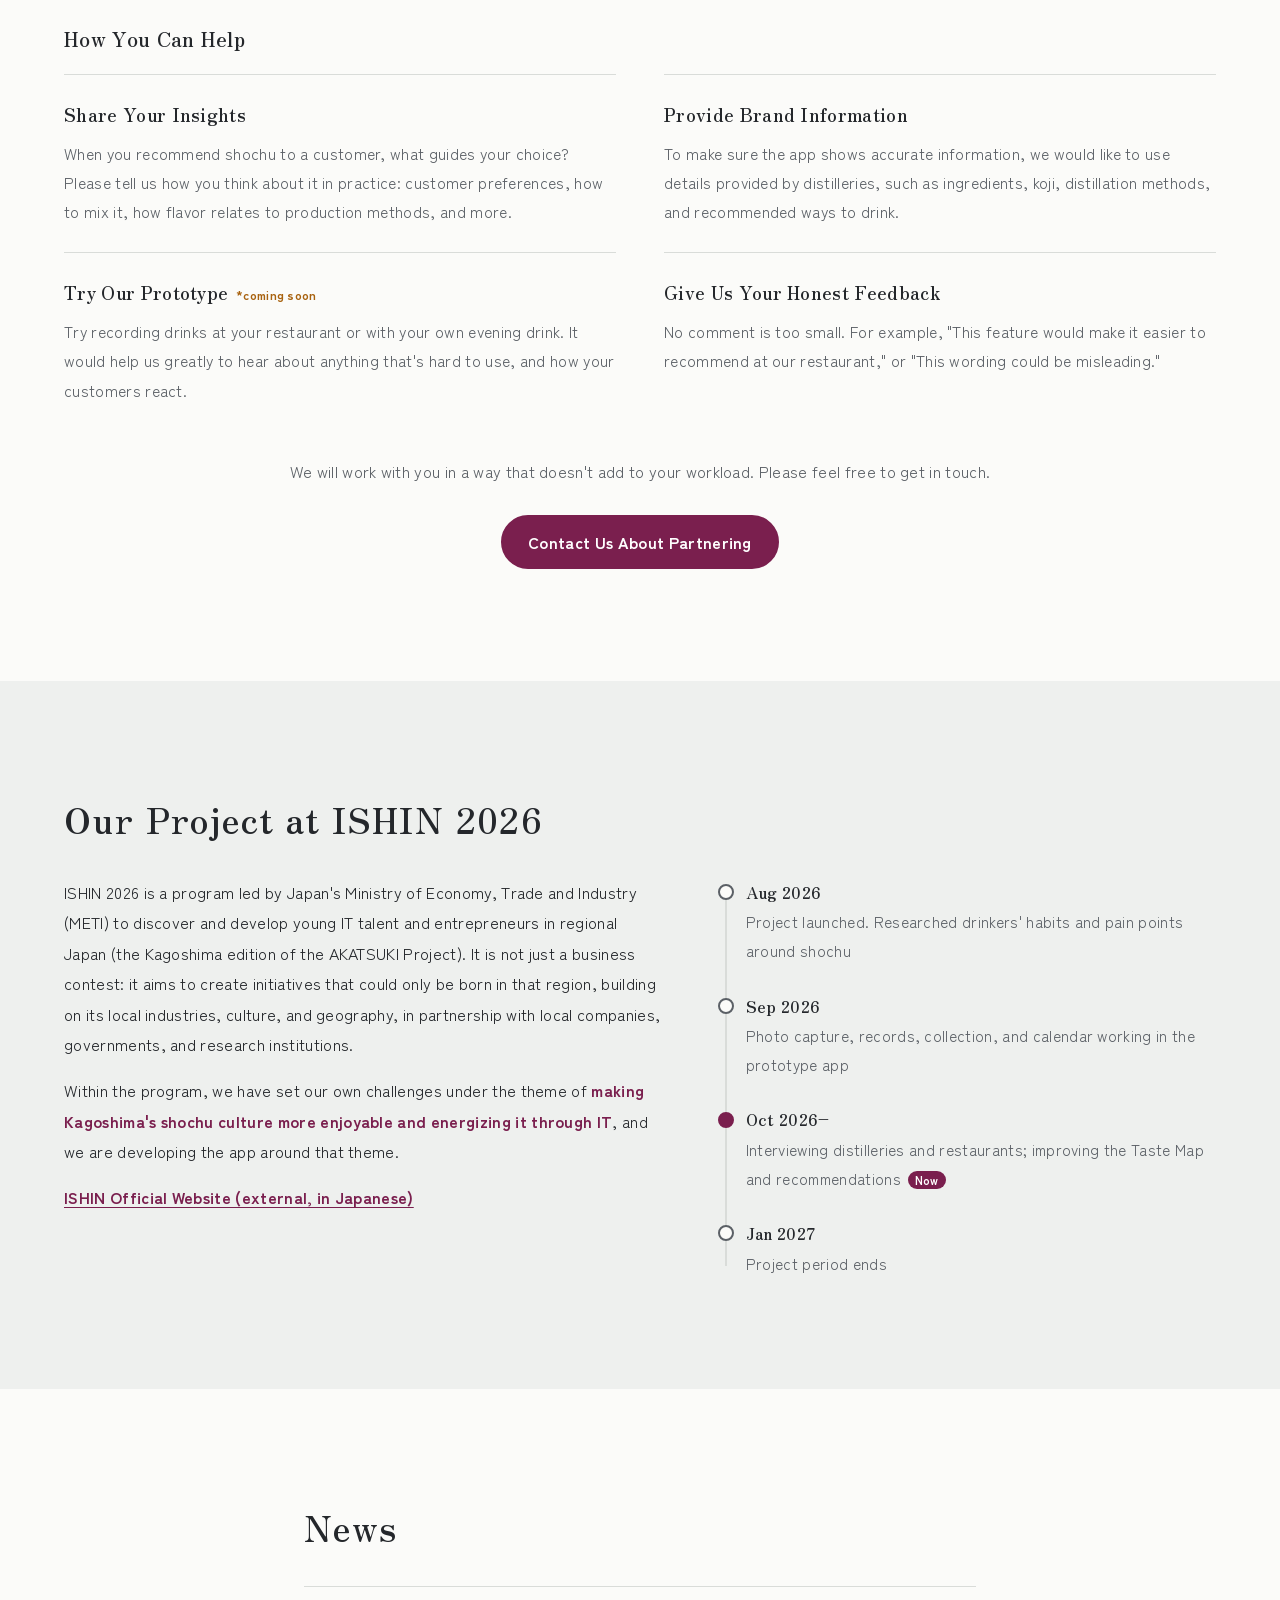
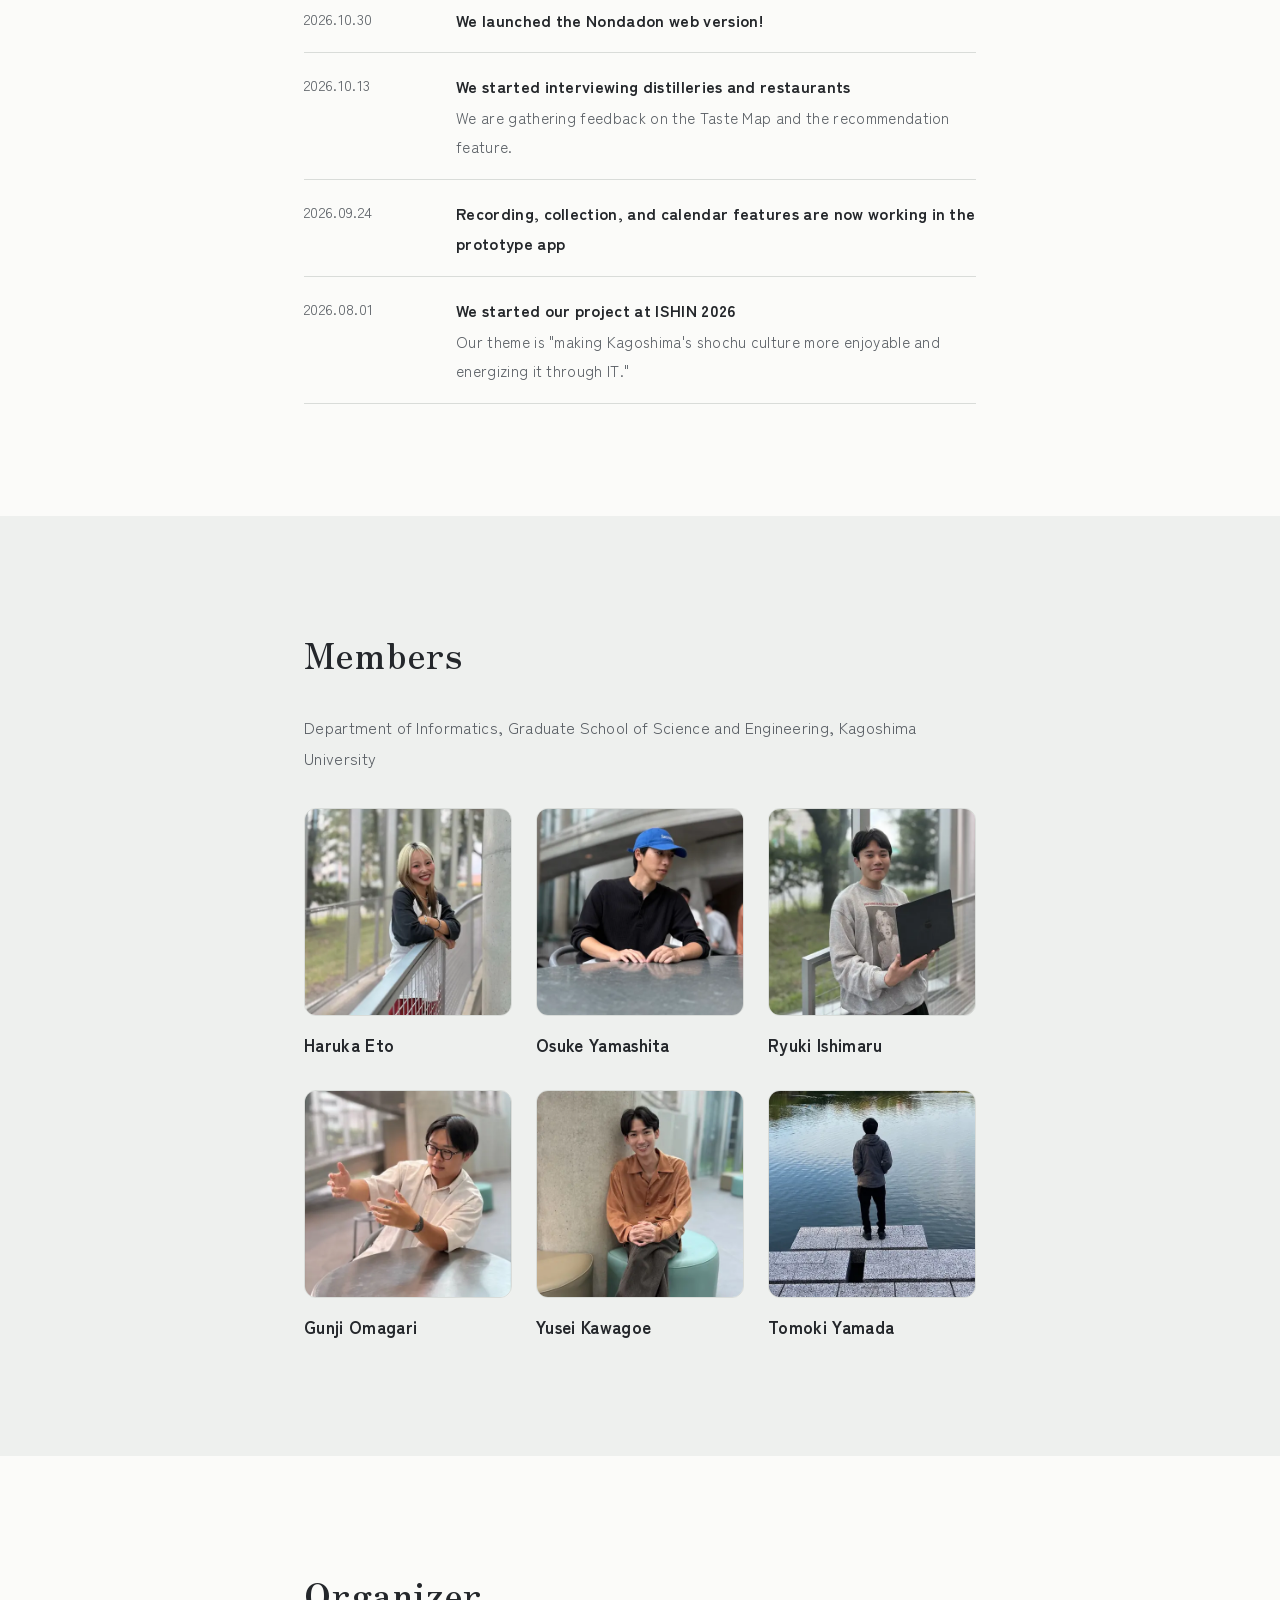
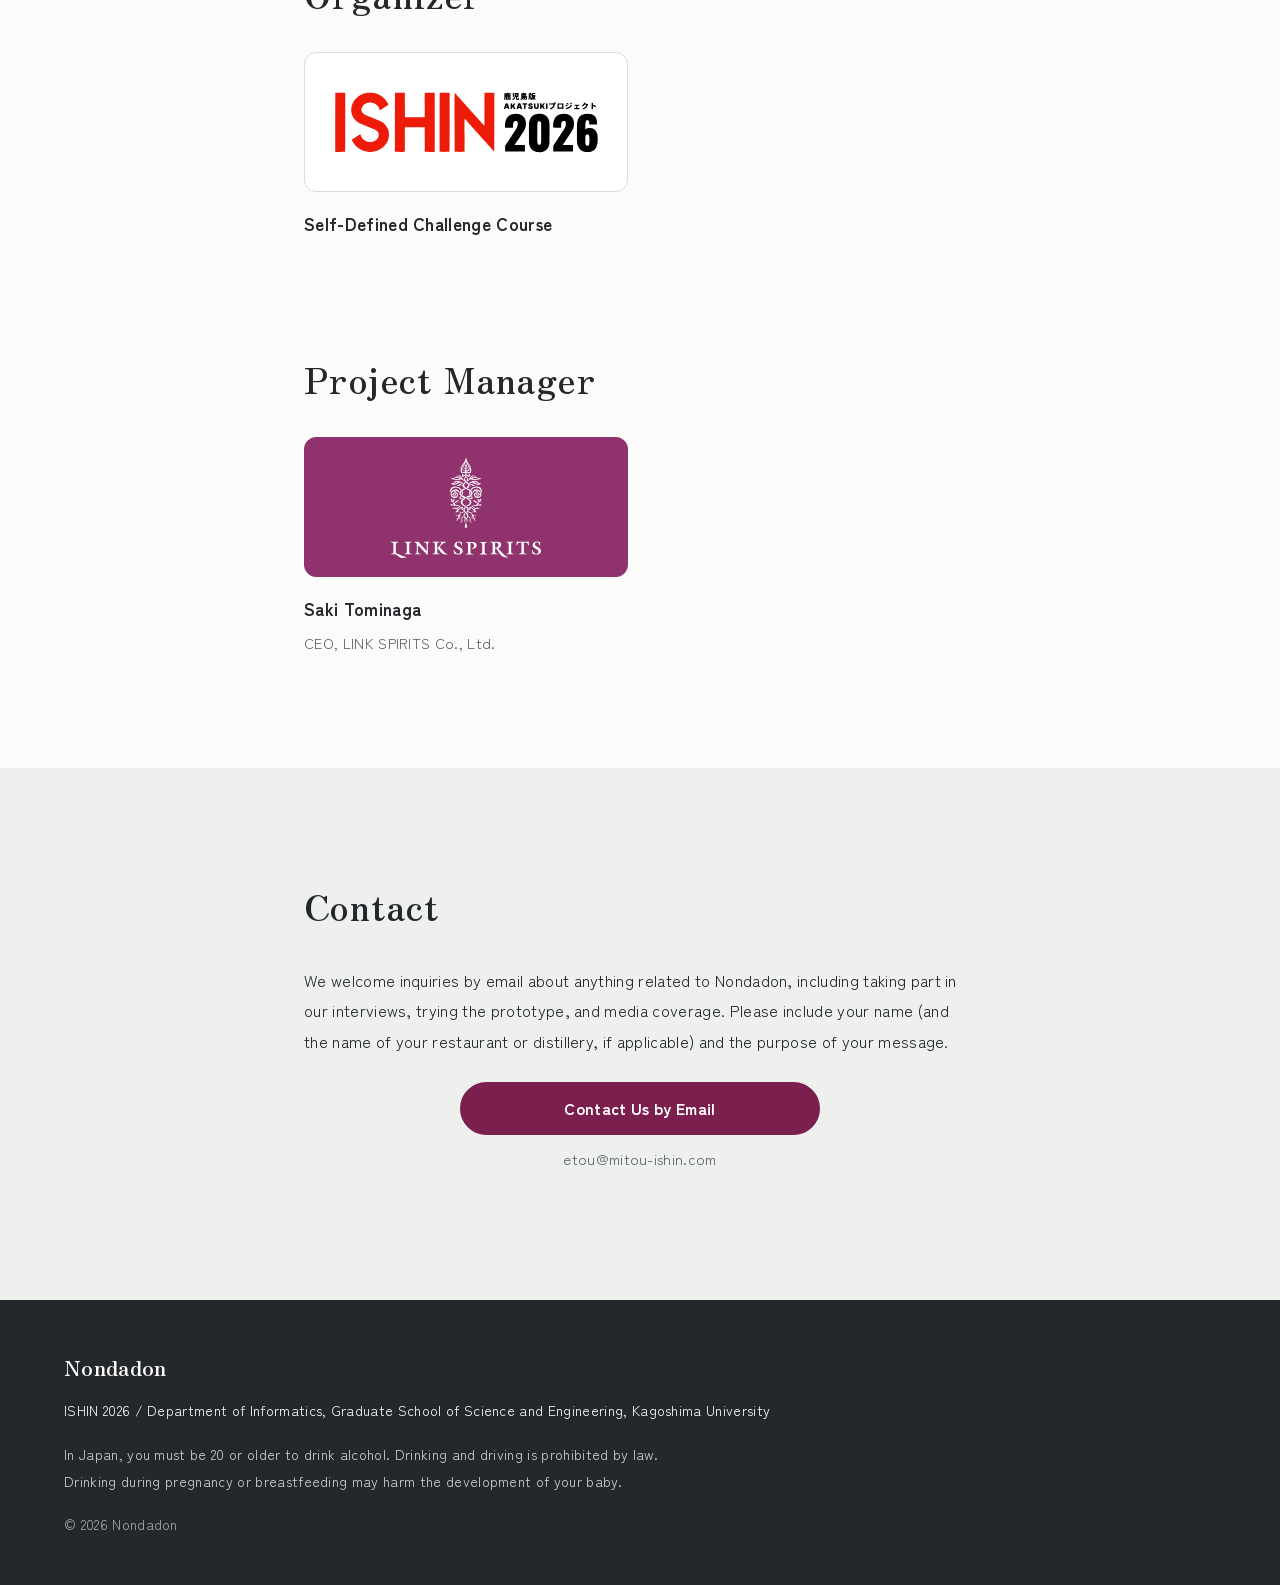
<file: en/index.html>
<!DOCTYPE html>
<html lang="en">
<head>
  <meta charset="UTF-8">
  <meta name="viewport" content="width=device-width, initial-scale=1, viewport-fit=cover">
  <title>Nondadon | A Shochu Collection App from Kagoshima</title>
  <meta name="description" content="Nondadon is a shochu collection app from Kagoshima that makes discovering shochu more fun. It is being developed by a graduate student team at Kagoshima University as part of ISHIN 2026. This page also includes our request for cooperation from distilleries and restaurants.">
  <meta property="og:title" content="Nondadon | A Shochu Collection App from Kagoshima">
  <meta property="og:description" content="Make every shochu encounter more fun. A shochu collection app in development at ISHIN 2026.">
  <meta property="og:type" content="website">
  <meta property="og:locale" content="en_US">
  <meta property="og:url" content="https://shigedora.github.io/nondadon-website/en/">
  <meta property="og:image" content="https://shigedora.github.io/nondadon-website/images/hero-glass.png">
  <link rel="alternate" hreflang="ja" href="https://shigedora.github.io/nondadon-website/">
  <link rel="alternate" hreflang="en" href="https://shigedora.github.io/nondadon-website/en/">
  <link rel="icon" href="data:image/svg+xml,<svg xmlns='http://www.w3.org/2000/svg' viewBox='0 0 100 100'><text y='.9em' font-size='90'>🥃</text></svg>">
  <link rel="preconnect" href="https://fonts.googleapis.com">
  <link rel="preconnect" href="https://fonts.gstatic.com" crossorigin>
  <link href="https://fonts.googleapis.com/css2?family=Zen+Kaku+Gothic+New:wght@400;500;700&family=Zen+Old+Mincho:wght@600;700;900&family=Shippori+Mincho:wght@500;700&family=Yuji+Syuku&display=swap" rel="stylesheet">
  <link rel="stylesheet" href="../css/style.css">
  <link rel="stylesheet" href="../css/ship-scene.css">
</head>
<body>

<a class="skip" href="#main">Skip to main content</a>

<header class="site-header">
  <div class="header-inner">
    <a class="brand" href="#top">Nondadon</a>
    <button class="nav-toggle" type="button" aria-expanded="false" aria-controls="site-nav" aria-label="Open menu"><span class="nav-toggle__bars" aria-hidden="true"></span></button>
    <nav id="site-nav" class="site-nav" aria-label="Page navigation">
      <a href="#app">App</a>
      <a href="#partners">Partner with Us</a>
      <a href="#project">Our Project</a>
      <a href="#news">News</a>
      <a href="#members">Members</a>
      <a href="#organizer">Organizer &amp; PM</a>
      <a class="nav-contact" href="#contact">Contact</a>
      <a class="nav-lang" href="../" lang="ja" hreflang="ja">日本語</a>
    </nav>
  </div>
</header>

<main id="main">

  <!-- ===== オープニング：グラスの中の桜島（js/ship-scene.js でスクロール連動） ===== -->
  <section class="ship-scene" id="top" aria-label="Animation: a pink boat follows its wake toward Sakurajima while the camera pulls back to reveal the whole glass">
    <div class="ship-scene__stage">

      <!-- グラスと山（船と航跡を抜いた絵） -->
      <img class="ship-scene__art" src="../images/glass_base.webp" width="3162" height="3162"
           alt="Ink-wash illustration of a glass containing Sakurajima volcano, smoking, and a small pink boat leaving a wake as it heads toward the mountain">

      <!-- 航跡と船 -->
      <svg class="ship-scene__fx" preserveAspectRatio="none" viewBox="1000 1800 800 600" aria-hidden="true">
        <defs>
          <mask id="ship-scene-wake-mask" maskUnits="userSpaceOnUse" x="1000" y="1780" width="760" height="560">
            <!-- 船が進む道筋（＝航跡の中心線） -->
            <path class="ship-scene__route" fill="none" stroke="#fff" stroke-width="84"
                  stroke-linecap="butt" stroke-linejoin="round"
                  d="M1661 2262 L1650 2251 L1642 2243 L1633 2234 L1626 2224 L1620 2213 L1616 2202 L1611 2191 L1604 2180 L1596 2172 L1585 2166 L1573 2162 L1561 2160 L1549 2158 L1537 2157 L1525 2156 L1513 2155 L1500 2155 L1488 2154 L1476 2152 L1465 2147 L1455 2141 L1447 2132 L1442 2120 L1441 2108 L1448 2098 L1458 2090 L1467 2083 L1476 2075 L1485 2066 L1493 2057 L1499 2046 L1503 2035 L1503 2022 L1500 2011 L1496 1999 L1489 1989 L1479 1982 L1468 1977 L1456 1974 L1444 1972 L1432 1969 L1420 1966 L1408 1965 L1396 1964 L1384 1963 L1372 1962 L1359 1962 L1347 1962 L1335 1961 L1323 1961 L1311 1961 L1298 1960 L1286 1959 L1274 1958 L1262 1956 L1250 1955 L1238 1953 L1225 1952 L1213 1951 L1201 1949 L1189 1948 L1177 1946 L1165 1945 L1153 1943 L1141 1941 L1129 1937 L1118 1933 L1107 1926 L1099 1918 L1095 1906 L1096 1894 L1101 1883 L1109 1874 L1119 1867 L1132 1860"/>
          </mask>
        </defs>
        <image href="../images/wake.webp" x="1080" y="1848" width="600" height="432" mask="url(#ship-scene-wake-mask)"/>
        <g class="ship-scene__ship">
          <g data-view="right"><image href="../images/ship_rear-right.webp" x="-21.60" y="-87.30" width="80.28" height="94.26"/></g>
          <g data-view="left" transform="scale(-1 1)"><image href="../images/ship_rear-right.webp" x="-21.60" y="-87.30" width="80.28" height="94.26"/></g>
          <g data-view="back"><image href="../images/ship_rear.webp" x="-24.68" y="-90.02" width="49.37" height="93.90"/></g>
        </g>
      </svg>

      <!-- ことば（不要なら <p> ごと消してOK） -->
      <p class="ship-scene__line ship-scene__line--1">Spreading shochu<br>through digital.</p>
      <p class="ship-scene__line ship-scene__line--2">Aiming for<br>the unexplored.</p>
      <p class="ship-scene__line ship-scene__line--3">Make every shochu encounter<br>more fun.</p>
      <!-- 最後にグラス全体が映ったとき、グラスの左（スマホは上）に出す名前 -->
      <p class="ship-scene__brand"><span>Nondadon</span></p>

      <div class="ship-scene__hint"><span>Scroll</span><i></i></div>
    </div>
  </section>

  <!-- ===== のんだどんとは（トップ＋わたしたちについて） ===== -->
  <section class="intro" id="about">
    <div class="wrap narrow">
      <h1 class="h-sec">About Nondadon</h1>
      <p class="intro-catch">A shochu collection app from Kagoshima.</p>
      <p class="intro-lead">Just snap a photo of the shochu you're drinking, and it joins your own personal collection, along with the name of the brand and the distillery. Nondadon turns the shochu you meet, so often forgotten after the night is over, into memories you can keep.</p>

      <div class="intro-us">
        <h2 class="h-sub">About Us</h2>
        <p>We are a team of six graduate students from Kagoshima University taking part in ISHIN 2026. With the help of local distilleries and restaurants, we are building an app that uses IT to energize Kagoshima's shochu culture.</p>
      </div>

      <a class="insta" href="https://www.instagram.com/nondadon__official?vrfl=MWdzbnF6OHYyeHBmag==" target="_blank" rel="noopener">
        <img src="../images/instagram-icon.png" width="44" height="44" alt="Instagram">
        <span>Follow us on Instagram!</span>
      </a>

      <div class="intro-actions">
        <a class="btn btn-primary" href="#partners">See How You Can Help</a>
        <a class="btn btn-ghost" href="#contact">Contact Us</a>
      </div>
    </div>
  </section>

  <!-- ===== なぜつくるのか ===== -->
  <section class="why" id="why">
    <div class="wrap">
      <h2 class="h-sec">A great shochu last night—<br class="sp">forgotten its name today?</h2>
      <p class="sec-lead">At izakaya (Japanese pubs), we often see customers who come for new or limited-edition shochu and take photos with the bottle. The desire to collect and remember shochu is already there. But in an ordinary photo album, those encounters tend to be forgotten as soon as the night ends.</p>
      <dl class="pain-list">
        <div><dt>You can't recall the brand</dt><dd>When the evening is all about conversation, it's hard to remember exactly which brand you drank.</dd></div>
        <div><dt>Photos get buried</dt><dd>Your photos aren't linked to the brand or distillery name, so you can't find them later.</dd></div>
        <div><dt>You don't know your own taste</dt><dd>There's no easy way to keep track of how many you've tried, how you drank them, or which ones you liked.</dd></div>
        <div><dt>No way into the story behind it</dt><dd>There are few chances to discover what makes each brand and distillery special, from ingredients and production methods to the land itself.</dd></div>
      </dl>
    </div>
  </section>

  <!-- ===== アプリでできること ===== -->
  <section class="app" id="app">
    <div class="wrap">
      <h2 class="h-sec">What You Can Do with Nondadon</h2>
      <p class="sec-lead">Drink, snap, save. Keep a record of every shochu you meet, without changing the way you usually drink.</p>
      <p class="scroll-hint" aria-hidden="true">Scroll sideways to see all 4 steps</p>
    </div>

    <div class="shelf-scroll" tabindex="0" aria-label="How to use the app (scrolls horizontally)">
      <ol class="shelf">
        <li class="shelf-item">
          <figure>
            <img src="../images/shot-register.jpg" width="560" height="1214" loading="lazy" alt="Shochu registration screen with fields for a bottle photo, brand name, and distillery name (Japanese UI)">
            <figcaption>
              <span class="step-no">1</span>
              <strong>Snap It on the Spot</strong>
              <span>Take a photo of the bottle or glass. The app reads the label and suggests the brand, so there's almost nothing to type.</span>
            </figcaption>
          </figure>
        </li>
        <li class="shelf-item">
          <figure>
            <img src="../images/shot-tastemap.jpg" width="560" height="900" loading="lazy" alt="Screen for entering how you drank it, how much you liked it, and the Taste Map (Japanese UI)">
            <figcaption>
              <span class="step-no">2</span>
              <strong>Record the Taste</strong>
              <span>Record how you drank it (on the rocks, mixed with hot water, and more), how much you liked it, and your impression on the Taste Map.</span>
            </figcaption>
          </figure>
        </li>
        <li class="shelf-item">
          <figure>
            <img src="../images/shot-collection.jpg" width="560" height="1214" loading="lazy" alt="Collection screen showing photos of the shochu you've tried (Japanese UI)">
            <figcaption>
              <span class="step-no">3</span>
              <strong>Grow Your Collection</strong>
              <span>Every shochu you try is added to your collection, and you can see at a glance how many of the 2,000 brands you've tried.</span>
            </figcaption>
          </figure>
        </li>
        <li class="shelf-item">
          <figure>
            <img src="../images/shot-calendar.jpg" width="560" height="1214" loading="lazy" alt="Calendar screen showing photos on the days you drank (Japanese UI)">
            <figcaption>
              <span class="step-no">4</span>
              <strong>Look Back on Your Memories</strong>
              <span>Use the calendar to look back on when, with whom, and which shochu you enjoyed.</span>
            </figcaption>
          </figure>
        </li>
      </ol>
    </div>

    <div class="wrap feature-pair">
      <div class="feature">
        <h3 class="h-sub">Taste Map</h3>
        <p>Record your impression with a single tap on two axes: "Light / Rich" and "Fruity / Sweet Potato." We also tried a 5-point rating scale and an aroma chart, but chose this format because anyone can use it without hesitation. Where you place each shochu also helps you find others that suit your taste.</p>
      </div>
      <div class="feature">
        <h3 class="h-sub">Recommendations for You<span class="tag">In Development</span></h3>
        <p>We are developing a feature that suggests shochu close to your taste, based on your past records. Beyond how you drink it and how it tastes, we are designing how your preferences relate to ingredients, koji, and distillation methods, with input from distilleries and restaurants.</p>
      </div>
      <figure class="feature-shot">
        <img src="../images/shot-recommend.jpg" width="560" height="1214" loading="lazy" alt="My Page screen listing recommended shochu (in development, Japanese UI)">
      </figure>
    </div>
  </section>

  <!-- ===== 蔵元・飲食店のみなさまへ ===== -->
  <section class="partners" id="partners">
    <div class="wrap">
      <h2 class="h-sec">To Shochu Distilleries and Restaurants</h2>
      <p class="sec-lead">Nondadon aims to broaden the experience of drinking shochu and to build <strong>new connections between the people who make it and the people who drink it</strong>. The app is still a prototype, and that is exactly why we want its design to reflect the insights of the people who know shochu best.</p>

      <div class="aim">
        <h3 class="h-sub">What We Aim For</h3>
        <ul class="aim-list">
          <li><strong>Brand and distillery names stay with your customers.</strong> "That bottle I had at that place" becomes a name they can ask for next time.</li>
          <li><strong>Feedback on how people drink and what they taste comes together.</strong> We are exploring ways to deliver drinkers' voices (how they drank it and how they felt about it) to the people who make it.</li>
          <li><strong>A record of a drink at your restaurant brings customers back.</strong> When customers look back at their calendar, the glass they enjoyed at your place stays with them as a memory.</li>
        </ul>
      </div>

      <h3 class="h-sub ask-title">How You Can Help</h3>
      <div class="ask-grid">
        <section class="ask">
          <h4>Share Your Insights</h4>
          <p>When you recommend shochu to a customer, what guides your choice? Please tell us how you think about it in practice: customer preferences, how to mix it, how flavor relates to production methods, and more.</p>
        </section>
        <section class="ask">
          <h4>Provide Brand Information</h4>
          <p>To make sure the app shows accurate information, we would like to use details provided by distilleries, such as ingredients, koji, distillation methods, and recommended ways to drink.</p>
        </section>
        <section class="ask">
          <h4>Try Our Prototype<span class="soon">*coming soon</span></h4>
          <p>Try recording drinks at your restaurant or with your own evening drink. It would help us greatly to hear about anything that's hard to use, and how your customers react.</p>
        </section>
        <section class="ask">
          <h4>Give Us Your Honest Feedback</h4>
          <p>No comment is too small. For example, "This feature would make it easier to recommend at our restaurant," or "This wording could be misleading."</p>
        </section>
      </div>
      <p class="ask-note">We will work with you in a way that doesn't add to your workload. Please feel free to get in touch.</p>
      <div class="center"><a class="btn btn-primary" href="#contact">Contact Us About Partnering</a></div>
    </div>
  </section>

  <!-- ===== 活動 ===== -->
  <section class="project" id="project">
    <div class="wrap">
      <h2 class="h-sec">Our Project at ISHIN 2026</h2>
      <div class="project-body">
        <div class="project-text">
          <p>ISHIN 2026 is a program led by Japan's Ministry of Economy, Trade and Industry (METI) to discover and develop young IT talent and entrepreneurs in regional Japan (the Kagoshima edition of the AKATSUKI Project). It is not just a business contest: it aims to create initiatives that could only be born in that region, building on its local industries, culture, and geography, in partnership with local companies, governments, and research institutions.</p>
          <p>Within the program, we have set our own challenges under the theme of <strong>making Kagoshima's shochu culture more enjoyable and energizing it through IT</strong>, and we are developing the app around that theme.</p>
          <p class="ext-link"><a href="https://mitou-ishin.com/" target="_blank" rel="noopener">ISHIN Official Website (external, in Japanese)</a></p>
        </div>
        <ol class="timeline">
          <li><span class="tl-date">Aug 2026</span><span class="tl-text">Project launched. Researched drinkers' habits and pain points around shochu</span></li>
          <li><span class="tl-date">Sep 2026</span><span class="tl-text">Photo capture, records, collection, and calendar working in the prototype app</span></li>
          <li class="is-now"><span class="tl-date">Oct 2026–</span><span class="tl-text">Interviewing distilleries and restaurants; improving the Taste Map and recommendations<em>Now</em></span></li>
          <li><span class="tl-date">Jan 2027</span><span class="tl-text">Project period ends</span></li>
        </ol>
      </div>
    </div>
  </section>

  <!-- ===== お知らせ（js/news.en.js で更新） ===== -->
  <section class="news" id="news">
    <div class="wrap narrow">
      <h2 class="h-sec">News</h2>
      <ul class="news-list" id="news-list">
        <li class="news-empty">Loading news...</li>
      </ul>
    </div>
  </section>

  <!-- ===== メンバー ===== -->
  <section class="members" id="members">
    <div class="wrap narrow">
      <h2 class="h-sec">Members</h2>
      <p class="sec-lead">Department of Informatics, Graduate School of Science and Engineering, Kagoshima University</p>
      <!-- 写真は <div class="m-photo"><img src="../images/members/〇〇.webp" width="480" height="480" loading="lazy" alt=""></div> に差し替えてください。
           役割を書く場合は <span class="m-role">Design</span> のように名前の下に追加してください -->
      <ul class="member-list">
        <li><div class="m-photo"><img src="../images/members/etou.webp" width="480" height="480" loading="lazy" alt=""></div><span class="m-name">Haruka Eto</span></li>
        <li><div class="m-photo"><img src="../images/members/yamashita.webp" width="480" height="480" loading="lazy" alt=""></div><span class="m-name">Osuke Yamashita</span></li>
        <li><div class="m-photo"><img src="../images/members/ishimaru.webp" width="480" height="480" loading="lazy" alt=""></div><span class="m-name">Ryuki Ishimaru</span></li>
        <li><div class="m-photo"><img src="../images/members/omagari.webp" width="480" height="480" loading="lazy" alt=""></div><span class="m-name">Gunji Omagari</span></li>
        <li><div class="m-photo"><img src="../images/members/kawagoe.webp" width="480" height="480" loading="lazy" alt=""></div><span class="m-name">Yusei Kawagoe</span></li>
        <li><div class="m-photo"><img src="../images/members/yamada.webp" width="480" height="480" loading="lazy" alt=""></div><span class="m-name">Tomoki Yamada</span></li>
      </ul>
    </div>
  </section>

  <!-- ===== 主催 ===== -->
  <section class="credits" id="organizer">
    <div class="wrap narrow">
      <h2 class="h-sec">Organizer</h2>
      <!-- 追加するときは <li class="credit">…</li> を1つ複製してください。
           白いロゴは <div class="credit-logo is-dark"> にすると暗い台の上に表示されます -->
      <ul class="credit-list">
        <li class="credit">
          <div class="credit-logo"><img src="../images/ishin2026_logo.svg" width="1534" height="372" loading="lazy" alt="ISHIN 2026, the Kagoshima edition of the AKATSUKI Project"></div>
          <p class="credit-name">Self-Defined Challenge Course</p>
        </li>
      </ul>
    </div>
  </section>

  <!-- ===== PM ===== -->
  <section class="credits pm" id="pm">
    <div class="wrap narrow">
      <h2 class="h-sec">Project Manager</h2>
      <ul class="credit-list">
        <li class="credit">
          <div class="credit-logo is-dark"><img src="../images/link-spirits_logo.svg" width="220" height="146" loading="lazy" alt="LINK SPIRITS"></div>
          <p class="credit-name">Saki Tominaga</p>
          <p class="credit-role">CEO, LINK SPIRITS Co., Ltd.</p>
        </li>
      </ul>
    </div>
  </section>

  <!-- ===== お問い合わせ ===== -->
  <section class="contact" id="contact">
    <div class="wrap narrow">
      <h2 class="h-sec">Contact</h2>
      <p>We welcome inquiries by email about anything related to Nondadon, including taking part in our interviews, trying the prototype, and media coverage. Please include your name (and the name of your restaurant or distillery, if applicable) and the purpose of your message.</p>
      <!-- ▼ 実際のメールアドレスに書き換えてください（2か所） -->
      <a class="btn btn-primary btn-wide" href="mailto:etou@mitou-ishin.com?subject=Inquiry%20about%20Nondadon">Contact Us by Email</a>
      <p class="mail-plain">etou@mitou-ishin.com</p>
    </div>
  </section>

</main>

<footer class="site-footer">
  <div class="wrap">
    <p class="f-brand">Nondadon</p>
    <p>ISHIN 2026 / Department of Informatics, Graduate School of Science and Engineering, Kagoshima University</p>
    <p class="f-note">In Japan, you must be 20 or older to drink alcohol. Drinking and driving is prohibited by law. Drinking during pregnancy or breastfeeding may harm the development of your baby.</p>
    <p class="f-copy">&copy; <span id="year">2026</span> Nondadon</p>
  </div>
</footer>

<script src="../js/news.en.js"></script>
<script src="../js/main.js"></script>
<script src="../js/ship-scene.js"></script>
</body>
</html>
</file>
<file: css/style.css>
/* =========================================================
   のんだどん  スタイル
   色はここ（:root）でまとめて変更できます
   ========================================================= */
:root {
  --paper:   #FBFBF9;  /* 背景 */
  --mist:    #EEF0EE;  /* 薄い面 */
  --line:    #D9DCD9;  /* 罫線 */
  --ink:     #24272B;  /* 文字（墨） */
  --ink-2:   #5B6066;  /* 補足文字 */
  --plum:    #7A1F4E;  /* 主色（アプリと同じ紫芋色） */
  --plum-ink:#FFFFFF;  /* 主色の上の文字 */
  --amber:   #A8620F;  /* 差し色（琥珀） */
  --shelf:   #4A3F35;  /* 棚板 */
  --header-bg: rgba(251,251,249,.9);

  --f-serif: "Zen Old Mincho", "Noto Serif JP", "Noto Serif CJK JP", "Hiragino Mincho ProN", "Yu Mincho", "YuMincho", serif;
  --f-sans:  "Zen Kaku Gothic New", "Noto Sans JP", "Noto Sans CJK JP", "Hiragino Sans", "Hiragino Kaku Gothic ProN", "Yu Gothic", "Meiryo", sans-serif;

  --wrap: 1200px;
  --narrow: 720px;

  color-scheme: light;
  box-sizing: border-box;
  padding-top: env(safe-area-inset-top, 0px);
  padding-bottom: env(safe-area-inset-bottom, 0px);
}
@media (prefers-color-scheme: dark) {
  :root:not([data-theme="light"]) {
    --paper:   #17191B;
    --mist:    #212427;
    --line:    #34383C;
    --ink:     #E9EAE7;
    --ink-2:   #A4A9AE;
    --plum:    #D7759F;
    --plum-ink:#1A0B12;
    --amber:   #E0A050;
    --shelf:   #8A7A69;
    --header-bg: rgba(23,25,27,.88);
    color-scheme: dark;
  }
}
:root[data-theme="dark"] {
  --paper:#17191B; --mist:#212427; --line:#34383C; --ink:#E9EAE7; --ink-2:#A4A9AE;
  --plum:#D7759F; --plum-ink:#1A0B12; --amber:#E0A050; --shelf:#8A7A69;
  --header-bg: rgba(23,25,27,.88); color-scheme: dark;
}

*, *::before, *::after { box-sizing: inherit; }
html { scroll-behavior: smooth; scroll-padding-top: calc(64px + env(safe-area-inset-top, 0px)); }
@media (prefers-reduced-motion: reduce) { html { scroll-behavior: auto; } }

body {
  margin: 0;
  background: var(--paper);
  color: var(--ink);
  font-family: var(--f-sans);
  font-size: 16px;
  line-height: 1.9;
  letter-spacing: .02em;
  -webkit-text-size-adjust: 100%;
  font-feature-settings: "palt" 0;
}
img { max-width: 100%; height: auto; display: block; }
a { color: var(--plum); text-underline-offset: .2em; }
p { margin: 0 0 1em; }
strong { font-weight: 700; }
:focus-visible { outline: 3px solid var(--amber); outline-offset: 3px; border-radius: 4px; }

.wrap { max-width: var(--wrap); margin: 0 auto; padding: 0 24px; }
.narrow { max-width: var(--narrow); }
.center { text-align: center; }
.sp { display: none; }
@media (max-width: 640px) { .sp { display: inline; } }

.skip { position: absolute; left: -9999px; }
.skip:focus { left: 12px; top: 12px; z-index: 100; background: var(--paper); padding: 8px 12px; }

/* ---------- 見出し ---------- */
.h-sec {
  font-family: var(--f-serif);
  font-weight: 700;
  font-size: clamp(1.5rem, 1.1rem + 1.6vw, 2.2rem);
  line-height: 1.5;
  letter-spacing: .04em;
  margin: 0 0 .9em;
}
/* 英語版：見出しが折り返すとき、行の長さを揃えて1語だけの行を防ぐ */
html[lang="en"] .h-sec { text-wrap: balance; }
.h-sub {
  font-family: var(--f-serif);
  font-weight: 700;
  font-size: 1.25rem;
  line-height: 1.5;
  margin: 0 0 .6em;
}
h1, h2, h3, h4, dt, .sec-lead, .aim-list strong, .news-title { word-break: auto-phrase; }
.scroll-hint { display: none; }
@media (max-width: 860px) { .scroll-hint { display: block; font-size: .85rem; color: var(--ink-2); margin: -1.2em 0 1em; } }
.sec-lead { color: var(--ink-2); max-width: 40em; margin-bottom: 2.2em; }

section { padding: clamp(64px, 9vw, 112px) 0; }

/* ---------- ボタン ---------- */
.btn {
  display: inline-block;
  padding: .85em 1.6em;
  border-radius: 999px;
  font-weight: 700;
  text-decoration: none;
  line-height: 1.4;
  border: 2px solid var(--plum);
  transition: background-color .15s, color .15s;
}
.btn-primary { background: var(--plum); color: var(--plum-ink); }
.btn-primary:hover { background: transparent; color: var(--plum); }
.btn-ghost { background: transparent; color: var(--plum); }
.btn-ghost:hover { background: var(--plum); color: var(--plum-ink); }
.btn-wide { display: block; text-align: center; max-width: 360px; margin: 1.6em auto .6em; }

/* ---------- ヘッダー ---------- */
.site-header {
  position: sticky; top: env(safe-area-inset-top, 0px); z-index: 20;
  background: var(--header-bg);
  backdrop-filter: blur(8px); -webkit-backdrop-filter: blur(8px);
  border-bottom: 1px solid var(--line);
}
body::before {
  content: ""; position: fixed; inset: 0 0 auto; height: env(safe-area-inset-top, 0px); z-index: 21;
  background: var(--header-bg); backdrop-filter: blur(8px); -webkit-backdrop-filter: blur(8px);
}
.header-inner {
  max-width: var(--wrap); margin: 0 auto; padding: 0 24px;
  height: 64px; display: flex; align-items: center; justify-content: space-between; gap: 16px;
}
.brand {
  font-family: var(--f-serif); font-weight: 900; font-size: 1.35rem;
  color: var(--ink); text-decoration: none; letter-spacing: .06em;
}
.site-nav { display: flex; align-items: center; gap: 4px; }
.site-nav a {
  color: var(--ink); text-decoration: none; font-size: .92rem; font-weight: 500;
  padding: .5em .8em; border-radius: 999px;
}
.site-nav a:hover { background: var(--mist); }
.site-nav .nav-contact { background: var(--plum); color: var(--plum-ink); margin-left: 6px; }
.site-nav .nav-contact:hover { background: var(--plum); opacity: .88; }
.nav-toggle {
  display: none; position: relative; width: 44px; height: 44px; margin: 0 -10px 0 auto; padding: 0;
  color: var(--ink); background: transparent; border: 0; cursor: pointer;
}
/* ハンバーガー（3本線）。開いているときは × になる */
.nav-toggle__bars,
.nav-toggle__bars::before,
.nav-toggle__bars::after {
  position: absolute; left: 50%; width: 24px; height: 2px; margin-left: -12px;
  background: currentColor; border-radius: 2px;
  transition: transform .25s ease, background-color .25s ease;
}
.nav-toggle__bars { top: 50%; margin-top: -1px; }
.nav-toggle__bars::before,
.nav-toggle__bars::after { content: ""; left: 0; margin-left: 0; }
.nav-toggle__bars::before { transform: translateY(-7px); }
.nav-toggle__bars::after { transform: translateY(7px); }
.nav-toggle[aria-expanded="true"] .nav-toggle__bars { background-color: transparent; }
.nav-toggle[aria-expanded="true"] .nav-toggle__bars::before { transform: rotate(45deg); }
.nav-toggle[aria-expanded="true"] .nav-toggle__bars::after { transform: rotate(-45deg); }
@media (prefers-reduced-motion: reduce) {
  .nav-toggle__bars, .nav-toggle__bars::before, .nav-toggle__bars::after { transition: none; }
}
@media (max-width: 860px) {
  .brand { display: none; }
  .nav-toggle { display: block; }
  .site-nav {
    display: none; position: absolute; left: 0; right: 0; top: 64px;
    flex-direction: column; align-items: stretch; gap: 0;
    background: var(--paper); border-bottom: 1px solid var(--line); padding: 8px 16px 16px;
  }
  .site-nav.is-open { display: flex; }
  .site-nav a { padding: .9em .8em; border-radius: 8px; font-size: 1rem; }
  .site-nav .nav-contact { margin: 8px 0 0; text-align: center; border-radius: 999px; }
}

/* ---------- のんだどんとは（トップ＋わたしたちについて） ---------- */
.intro { background: var(--mist); }
.intro-catch {
  font-family: var(--f-serif); font-weight: 700;
  font-size: clamp(1.25rem, 1rem + 1vw, 1.6rem);
  line-height: 1.6; color: var(--plum); margin-bottom: .8em;
  word-break: auto-phrase;
}
.intro-lead { font-size: 1.08rem; word-break: auto-phrase; }
.intro-us { margin-top: 2.4em; padding-top: 2em; border-top: 1px solid var(--line); }
.intro-us p { color: var(--ink-2); word-break: auto-phrase; }
.insta {
  display: inline-flex; align-items: center; gap: 12px; margin-top: 2em;
  color: var(--ink); font-weight: 700; text-decoration: none;
}
.insta img { width: 44px; height: 44px; }
.insta:hover span { text-decoration: underline; }
.insta + .intro-actions { margin-top: 1.2em; }
.intro-actions { display: flex; flex-wrap: wrap; gap: 12px; margin-top: 2em; }

/* ---------- なぜ ---------- */
.pain-list { display: grid; grid-template-columns: 1fr 1fr; gap: 0 48px; margin: 0; }
.pain-list > div { padding: 1.4em 0; border-top: 1px solid var(--line); }
.pain-list dt { font-family: var(--f-serif); font-weight: 700; font-size: 1.15rem; margin-bottom: .3em; }
.pain-list dd { margin: 0; color: var(--ink-2); }
@media (max-width: 640px) { .pain-list { grid-template-columns: 1fr; } }

/* ---------- アプリ（棚） ---------- */
.app { background: var(--mist); }
.shelf-scroll { overflow-x: auto; scroll-snap-type: x mandatory; padding: 8px 0 24px; }
.shelf {
  list-style: none; margin: 0 auto; padding: 0 24px;
  max-width: var(--wrap);
  display: grid; grid-template-columns: repeat(4, minmax(200px, 1fr)); gap: 28px;
  position: relative;
}
.shelf-item { scroll-snap-align: center; }
.shelf-item figure { margin: 0; }
.shelf-item img {
  width: 100%; aspect-ratio: 9 / 16; object-fit: cover; object-position: top;
  border-radius: 18px; border: 1px solid var(--line); background: var(--paper);
}
/* 棚板：各スクリーンショットの下の板がつながって一枚の棚に見える */
.shelf-item figure::after {
  content: ""; display: block; height: 10px; margin: 0 -15px;
  background: var(--shelf); border-radius: 2px;
  box-shadow: 0 6px 0 -2px color-mix(in srgb, var(--shelf) 55%, transparent);
}
.shelf-item figure { display: flex; flex-direction: column; }
.shelf-item figure img { order: -1; }
.shelf-item figcaption { order: 1; padding-top: 22px; }
.shelf-item figcaption > * { display: block; }
.step-no {
  font-family: var(--f-serif); font-weight: 900; font-size: 1.6rem; line-height: 1;
  color: var(--amber); margin-bottom: .35em;
}
.shelf-item strong { font-family: var(--f-serif); font-size: 1.15rem; margin-bottom: .3em; }
.shelf-item figcaption span:last-child { font-size: .92rem; color: var(--ink-2); line-height: 1.8; }
@media (max-width: 860px) {
  .shelf { grid-template-columns: repeat(4, 64vw); max-width: none; width: max-content; gap: 24px; }
}

.feature-pair {
  display: grid; grid-template-columns: 1fr 1fr 220px; gap: 40px; align-items: start;
  margin-top: clamp(48px, 7vw, 80px);
}
.feature { padding-top: 1.2em; border-top: 2px solid var(--ink); }
.feature p { color: var(--ink-2); font-size: .97rem; }
.feature-shot { margin: 0; }
.feature-shot img { border-radius: 18px; border: 1px solid var(--line); aspect-ratio: 9/16; object-fit: cover; object-position: top; }
.tag {
  display: inline-block; vertical-align: .2em; margin-left: .6em;
  font-family: var(--f-sans); font-size: .72rem; font-weight: 700;
  color: var(--amber); border: 1.5px solid currentColor; border-radius: 999px; padding: .05em .7em;
}
@media (max-width: 860px) {
  .feature-pair { grid-template-columns: 1fr; gap: 32px; }
  .feature-shot { max-width: 240px; }
}

/* ---------- 蔵元・飲食店のみなさまへ ---------- */
.partners strong { color: var(--plum); }
.aim { margin: 0 0 clamp(48px, 6vw, 72px); }
.aim-list { list-style: none; margin: 0; padding: 0; display: grid; gap: 1.1em; max-width: 46em; }
.aim-list li { padding-left: 1.4em; position: relative; }
.aim-list li::before {
  content: ""; position: absolute; left: 0; top: .72em; width: .55em; height: .55em;
  border-radius: 50%; background: var(--amber);
}
.aim-list strong { color: var(--ink); display: block; }
.ask-title { margin-bottom: 1em; }
.ask-grid { display: grid; grid-template-columns: repeat(2, 1fr); gap: 0 48px; }
.ask { padding: 1.4em 0 .6em; border-top: 1px solid var(--line); }
.ask h4 { font-family: var(--f-serif); font-size: 1.12rem; margin: 0 0 .4em; }
.ask h4 .soon { margin-left: .6em; font-family: var(--f-sans); font-size: .78rem; font-weight: 700; color: var(--amber); white-space: nowrap; }
.ask p { color: var(--ink-2); font-size: .97rem; }
.ask-note { margin: 1.6em 0 1.8em; text-align: center; color: var(--ink-2); }
@media (max-width: 640px) { .ask-grid { grid-template-columns: 1fr; } }

/* ---------- 活動 ---------- */
.project { background: var(--mist); }
.project-body { display: grid; grid-template-columns: 1.2fr 1fr; gap: 56px; align-items: start; }
.project-text strong { color: var(--plum); }
.ext-link a { font-weight: 700; }
.timeline { list-style: none; margin: 0; padding: 0 0 0 28px; position: relative; }
.timeline::before {
  content: ""; position: absolute; left: 7px; top: .7em; bottom: .7em; width: 2px; background: var(--line);
}
.timeline li { position: relative; padding-bottom: 1.6em; }
.timeline li:last-child { padding-bottom: 0; }
.timeline li::before {
  content: ""; position: absolute; left: -28px; top: .45em;
  width: 16px; height: 16px; border-radius: 50%;
  background: var(--paper); border: 2px solid var(--ink-2);
}
.timeline .is-now::before { background: var(--plum); border-color: var(--plum); }
.tl-date { display: block; font-family: var(--f-serif); font-weight: 700; }
.tl-text { display: block; color: var(--ink-2); font-size: .95rem; }
.tl-text em {
  font-style: normal; font-size: .72rem; font-weight: 700; margin-left: .6em;
  color: var(--plum-ink); background: var(--plum); padding: .1em .6em; border-radius: 999px;
}
@media (max-width: 860px) { .project-body { grid-template-columns: 1fr; gap: 40px; } }

/* ---------- お知らせ ---------- */
.news-list { list-style: none; margin: 0; padding: 0; border-top: 1px solid var(--line); }
.news-list li { display: grid; grid-template-columns: 8.5em 1fr; gap: 16px; padding: 1.1em 0; border-bottom: 1px solid var(--line); }
.news-list time { color: var(--ink-2); font-size: .92rem; font-variant-numeric: tabular-nums; }
.news-list .news-title { font-weight: 700; display: block; }
.news-list .news-body { display: block; color: var(--ink-2); font-size: .94rem; margin-top: .2em; }
.news-list .news-empty { display: block; color: var(--ink-2); }
@media (max-width: 560px) { .news-list li { grid-template-columns: 1fr; gap: 2px; } }

/* ---------- メンバー ---------- */
.members { background: var(--mist); }
.member-list { list-style: none; margin: 0; padding: 0; display: grid; grid-template-columns: repeat(3, 1fr); gap: 28px 24px; }
.m-photo {
  aspect-ratio: 1; margin-bottom: .8em; overflow: hidden;
  display: grid; place-items: center;
  border: 1px solid var(--line); border-radius: 12px; background: var(--paper);
}
.m-photo img { width: 100%; height: 100%; object-fit: cover; } /* 縦横比が違う写真も正方形に切り抜く */
.m-mark { font-family: var(--f-serif); font-weight: 700; font-size: 2.4rem; color: var(--ink-2); } /* 写真がない人用 */
.m-name { font-size: 1.08rem; font-weight: 700; display: block; }
.m-role { display: block; font-size: .85rem; color: var(--ink-2); font-weight: 400; }
@media (max-width: 760px) { .member-list { grid-template-columns: repeat(2, 1fr); } }

/* ---------- 主催・PM ---------- */
.credit-list { list-style: none; margin: 0; padding: 0; display: grid; grid-template-columns: repeat(auto-fill, minmax(240px, 1fr)); gap: 32px 24px; }
.credit-logo {
  height: 140px; padding: 20px 24px; margin-bottom: 1em;
  display: grid; place-items: center;
  border: 1px solid var(--line); border-radius: 12px;
  background: #FFFFFF; /* ロゴの色を保つため、ダークモードでも白い台にする */
}
.credit-logo.is-dark { background: rgb(144, 50, 109); border-color: rgb(144, 50, 109); } /* 白いロゴ用 */
.credit-logo img { width: auto; max-width: 100%; max-height: 100px; } /* 台の高さ140px − 上下の余白 */
.credit-name { font-size: 1.08rem; font-weight: 700; margin: 0; }
.credit-role { font-size: .9rem; color: var(--ink-2); margin: .2em 0 0; }
.credits.pm { padding-top: 0; } /* 白いセクションが続くので、主催との間の余白を詰める */

/* ---------- お問い合わせ ---------- */
.contact { text-align: left; background: var(--mist); }
.mail-plain { text-align: center; color: var(--ink-2); font-size: .92rem; user-select: all; }

/* ---------- フッター ---------- */
.site-footer { background: var(--ink); color: var(--paper); padding: 48px 0 40px; font-size: .88rem; }
.site-footer p { margin: 0 0 .5em; }
.f-brand { font-family: var(--f-serif); font-weight: 900; font-size: 1.3rem; }
.f-note { opacity: .8; max-width: 46em; margin-top: 1.2em !important; }
.f-copy { opacity: .6; margin-top: 1.2em !important; }

/* ---------- オープニング（css/ship-scene.css の部品） ---------- */
/* 共通の section の余白が付くと、船の進み具合の計算がずれるので打ち消す */
.ship-scene { padding: 0; }

/* 縦書きの中の英字（IT）を縦中横にする */
.ship-scene .tcy { text-combine-upright: all; }

/* 最後に出る「のんだどん」。表示・非表示は js/ship-scene.js が opacity で切り替える */
.ship-scene__brand {
  position: absolute; margin: 0; opacity: 0; pointer-events: none;
  display: flex; align-items: center; justify-content: center;
  font-weight: 400; line-height: 1; /* 書体は css/ship-scene.css の Yuji Syuku */
  color: #7A1F4E; /* 舞台はダークモードでも明るい紙色なので、主色を固定で使う */
}
/* 横長の画面：グラスの左の余白に縦書きで大きく
   （全体像ではグラスの左端が画面中央から約 37vh 左に来る） */
@media (min-aspect-ratio: 5/4) {
  .ship-scene__brand {
    top: 64px; bottom: 0; left: 0; width: calc(50vw - 37vh);
    writing-mode: vertical-rl; letter-spacing: .16em;
    font-size: min(11vh, calc((50vw - 37vh) * .5));
  }
}
/* 縦長・正方形に近い画面：グラスの上に横書きで */
@media not (min-aspect-ratio: 5/4) {
  .ship-scene__brand {
    left: 0; right: 0; top: calc(64px + 3vh);
    letter-spacing: .1em; font-size: min(12vw, 3.4rem);
  }
}
</file>
<file: css/ship-scene.css>
/* =========================================================
   ship-scene.css
   グラスの中の桜島：スクロールで船が進み、カメラが引いていく演出
   すべて .ship-scene の中だけに効くので、既存サイトのCSSを汚しません
   ========================================================= */

.ship-scene{
  /* 色（必要に応じて変更） */
  --ss-paper:#f2f2ee;      /* 舞台の背景（紙の色） */
  --ss-ink:#262626;        /* ことばの色 */
  --ss-ink-soft:#6b6b68;   /* 補助の文字色 */
  --ss-wake:#c9d6d8;       /* スクロール合図の線 */
  --ss-ship:#e48cbc;       /* スクロール合図の流れる色 */

  /* アニメーション全体の長さ。大きいほどゆっくり進む */
  --ss-length:620vh;

  position:relative;
  height:var(--ss-length);
  font-family:"Yuji Syuku","Shippori Mincho","Hiragino Mincho ProN","Yu Mincho","YuMincho",serif;
  font-weight:400;
}
.ship-scene *,
.ship-scene *::before,
.ship-scene *::after{ box-sizing:border-box; }

/* 墨絵は明るい紙の上でしか読めないので、ダークモードでも淡い紙色のまま少しだけ落とす */
@media (prefers-color-scheme: dark){
  .ship-scene{ --ss-paper:#d9d8d2; --ss-ink:#1f1f1f; --ss-ink-soft:#55554f; }
}

/* 画面に貼りつく舞台 */
.ship-scene__stage{
  position:sticky; top:0;
  height:100vh; height:100svh;
  overflow:hidden;
  background:var(--ss-paper);
}

/* グラスと山の絵（船と航跡は抜いてある） */
.ship-scene__art{
  position:absolute; left:0; top:0;
  width:3162px; height:3162px; max-width:none;
  transform-origin:0 0;
  will-change:transform;
  user-select:none; -webkit-user-drag:none;
}

/* 航跡と船を描くSVG（拡大しても船がぼやけないよう、viewBoxでカメラを動かす） */
.ship-scene__fx{
  position:absolute; inset:0; width:100%; height:100%;
  overflow:visible; pointer-events:none;
}

/* 縦書きのことば */
.ship-scene__line{
  position:absolute; margin:0;
  writing-mode:vertical-rl;
  font-weight:400; /* Yuji Syuku は 400 のみ */
  font-size:clamp(1.5rem, min(3.4vw, 5vh), 2.6rem);
  letter-spacing:.32em;
  /* Yuji Syuku に太字はないので、輪郭線を足して太字にする */
  -webkit-text-stroke:.06em currentColor;
  paint-order:stroke fill;
  line-height:1.9;
  color:var(--ss-ink);
  opacity:0;
  pointer-events:none;
  padding:.9em .5em;
  border-radius:40%;
  background:color-mix(in srgb, var(--ss-paper) 85%, transparent);
  box-shadow:0 0 36px 28px color-mix(in srgb, var(--ss-paper) 85%, transparent);
}
.ship-scene__line--1,
.ship-scene__line--2{ right:8vw; bottom:12vh; }
.ship-scene__line--3{ right:8vw; bottom:14vh; font-size:clamp(1.7rem, min(4vw, 5vh), 3rem); }
@media (max-width:640px){
  .ship-scene__line--1,
  .ship-scene__line--2{ right:7vw; bottom:9vh; }
  .ship-scene__line--3{ right:7vw; bottom:6vh; }
}

/* スクロールの合図 */
.ship-scene__hint{
  position:absolute; left:50%; bottom:calc(5vh + env(safe-area-inset-bottom,0px));
  transform:translateX(-50%);
  display:flex; flex-direction:column; align-items:center; gap:.7rem;
  font-family:"Shippori Mincho","Hiragino Mincho ProN","Yu Mincho","YuMincho",serif; /* 合図だけは Yuji Syuku にしない */
  font-size:.78rem; letter-spacing:.4em; color:var(--ss-ink-soft);
  transition:opacity .5s;
}
.ship-scene__hint i{
  width:1px; height:48px; background:var(--ss-wake); position:relative; overflow:hidden;
}
.ship-scene__hint i::after{
  content:""; position:absolute; left:0; top:-48px; width:1px; height:48px;
  background:var(--ss-ship);
  animation:ship-scene-drip 2.2s cubic-bezier(.6,0,.3,1) infinite;
}
@keyframes ship-scene-drip{ to{ top:48px; } }

@media (prefers-reduced-motion: reduce){
  .ship-scene__hint i::after{ animation:none; top:0; }
}

/* ---------- 英語版（en/index.html）：ことばを横書きにする ---------- */
html[lang="en"] .ship-scene__line{
  writing-mode:horizontal-tb;
  letter-spacing:.02em;        /* 縦書き用の .32em だと単語がばらける */
  line-height:1.4;
  text-align:right;            /* 画面右下に置くので右揃え */
  max-width:min(80vw, 22em);
  padding:.6em 1em;
  border-radius:2em;           /* 背景のぼかしを横長の文に合わせる */
}
/* 3つめは日本語版では大きめだが、英文は長いので他と同じ大きさに */
html[lang="en"] .ship-scene__line--3{ font-size:clamp(1.5rem, min(3.4vw, 5vh), 2.6rem); }

/* 横長の画面：グラスの左の余白に置く「Nondadon」も横書きにし、余白の幅に収まる大きさに */
@media (min-aspect-ratio:5/4){
  html[lang="en"] .ship-scene__brand{
    writing-mode:horizontal-tb;
    letter-spacing:.04em;
    font-size:min(9vh, calc((50vw - 37vh) * .2));
  }
}
</file>
